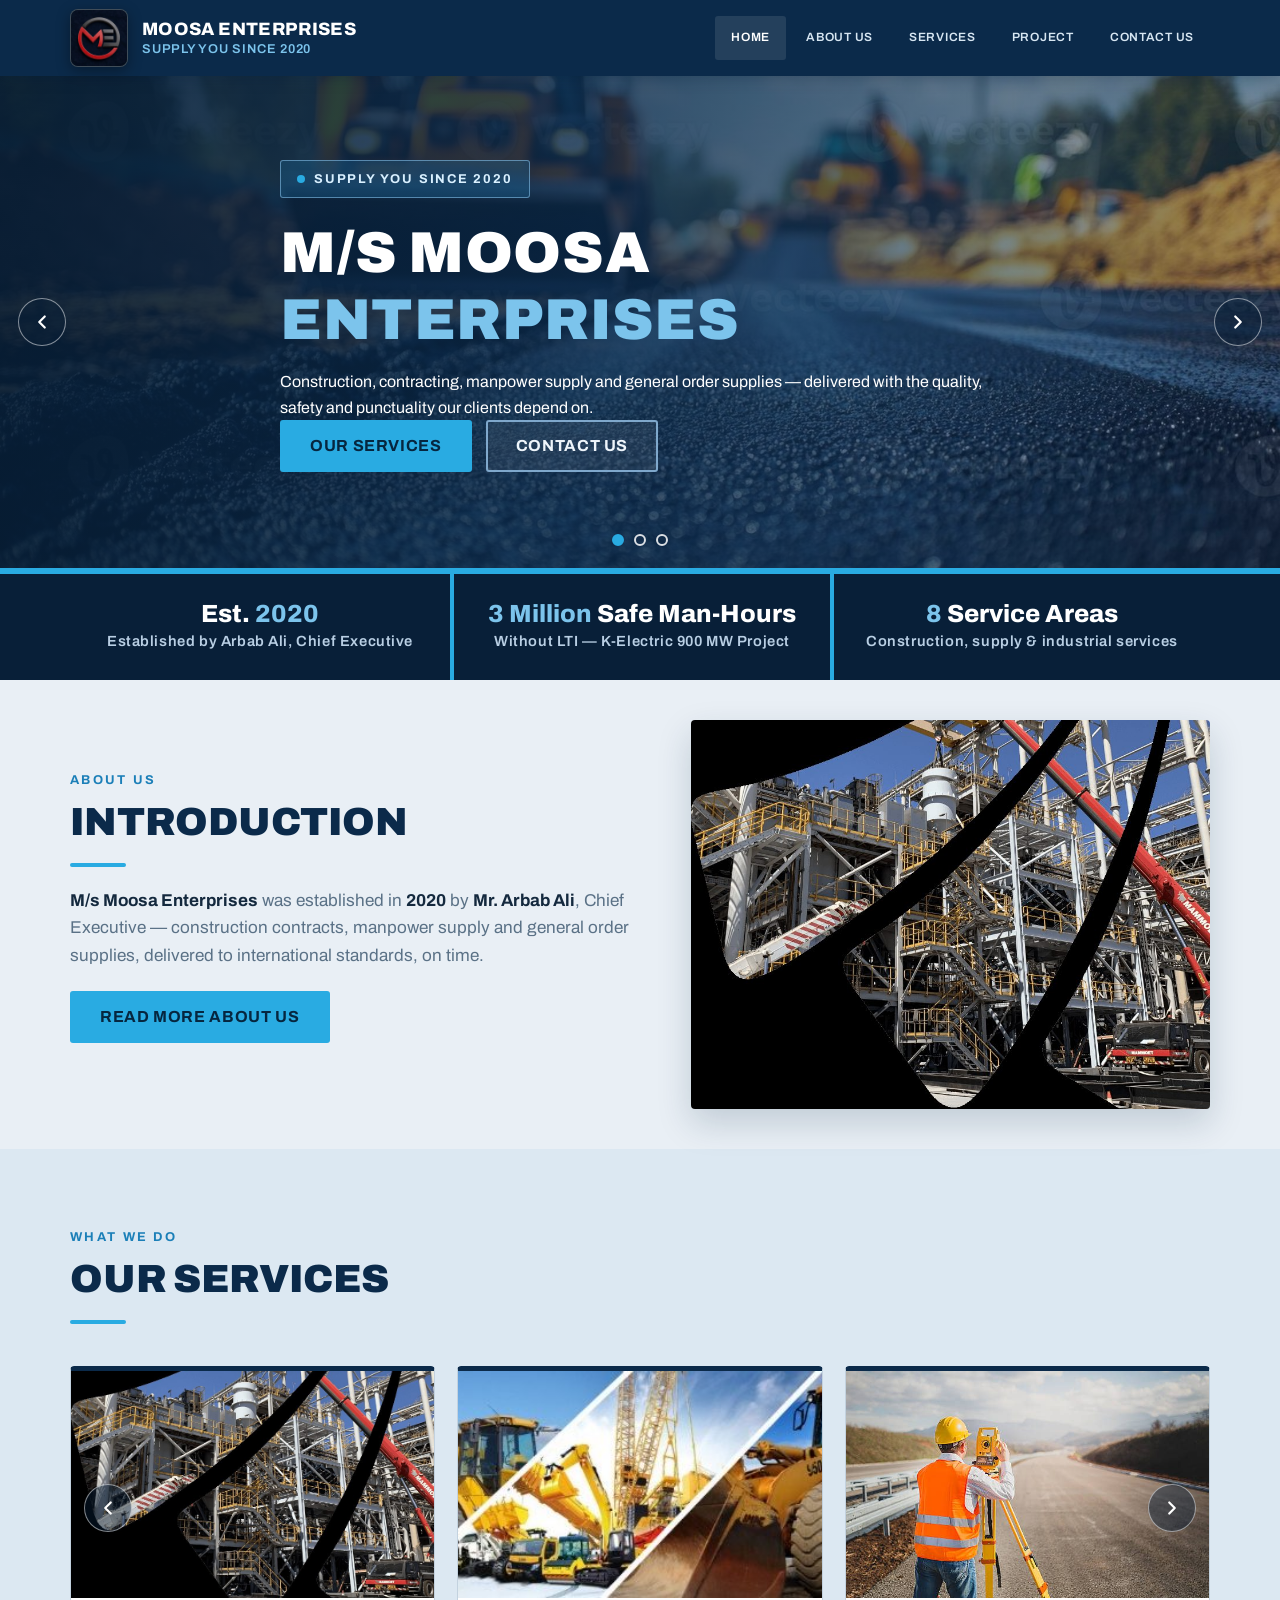
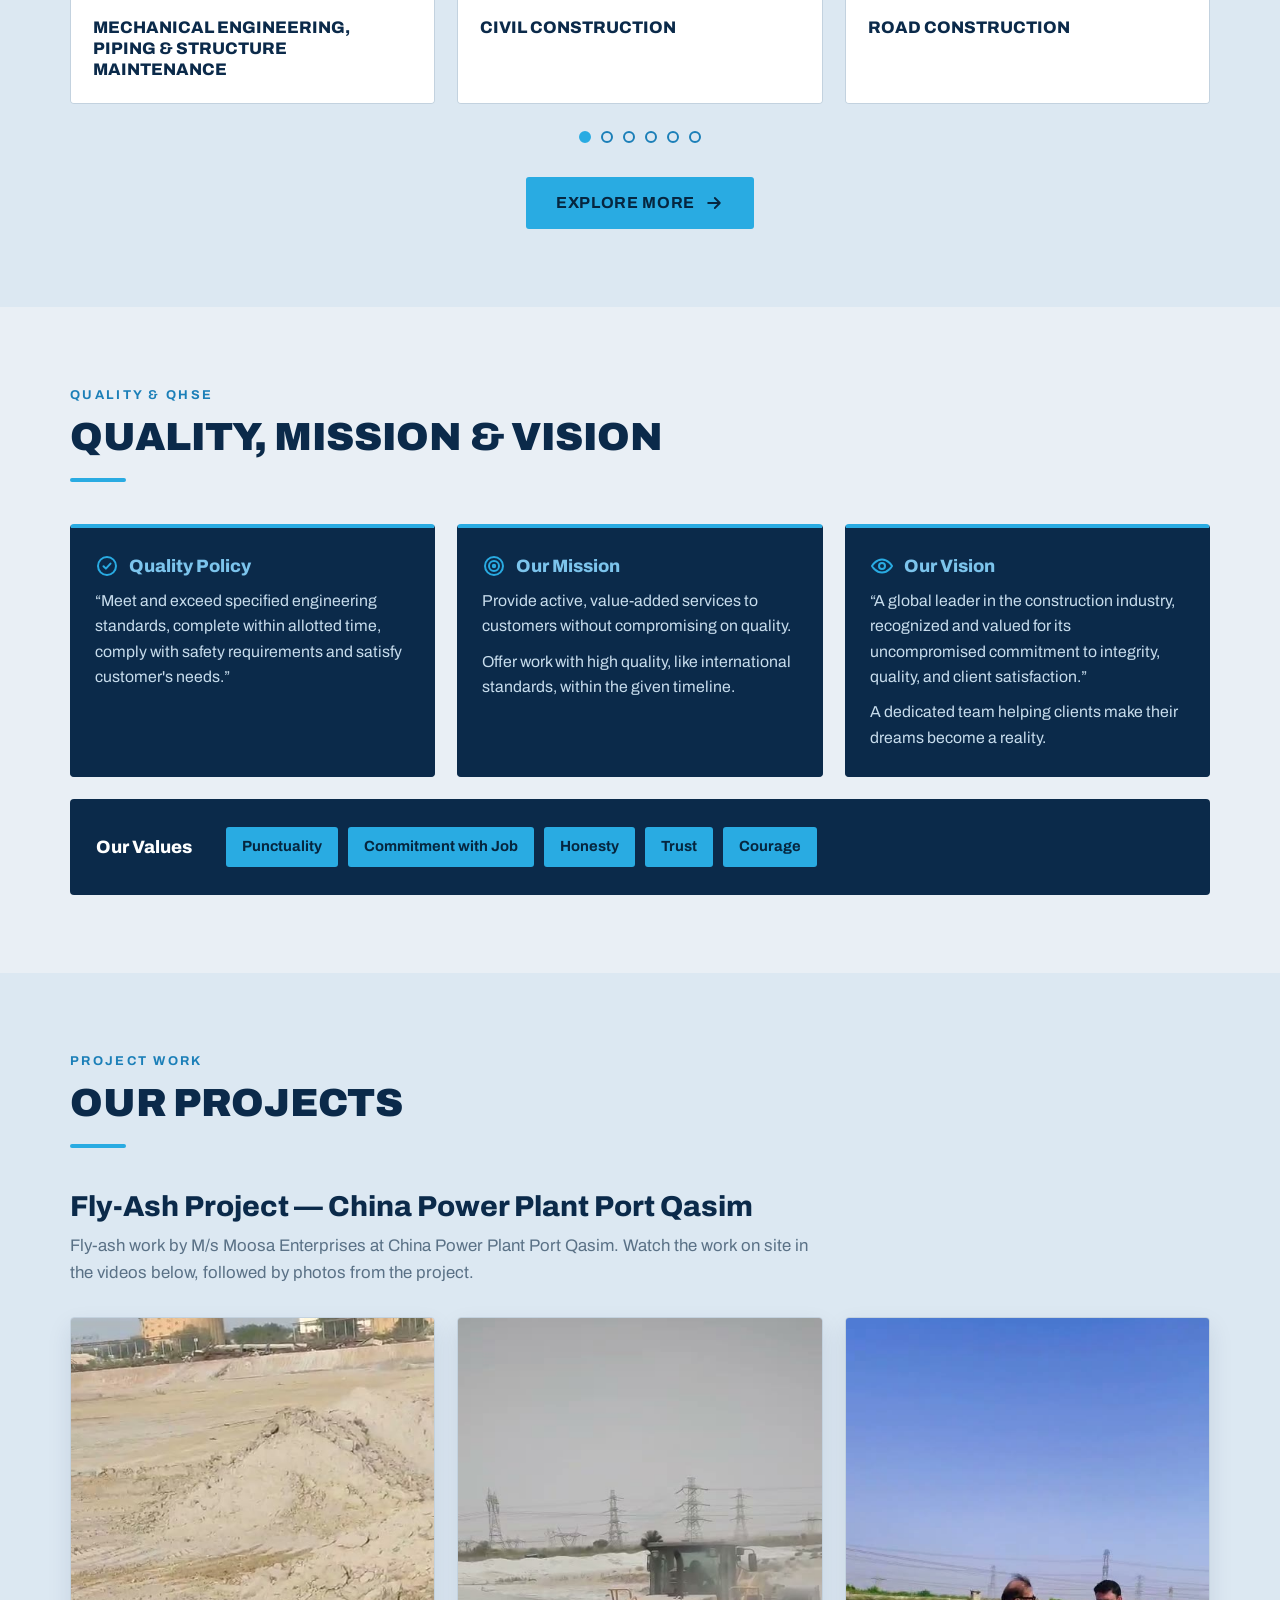
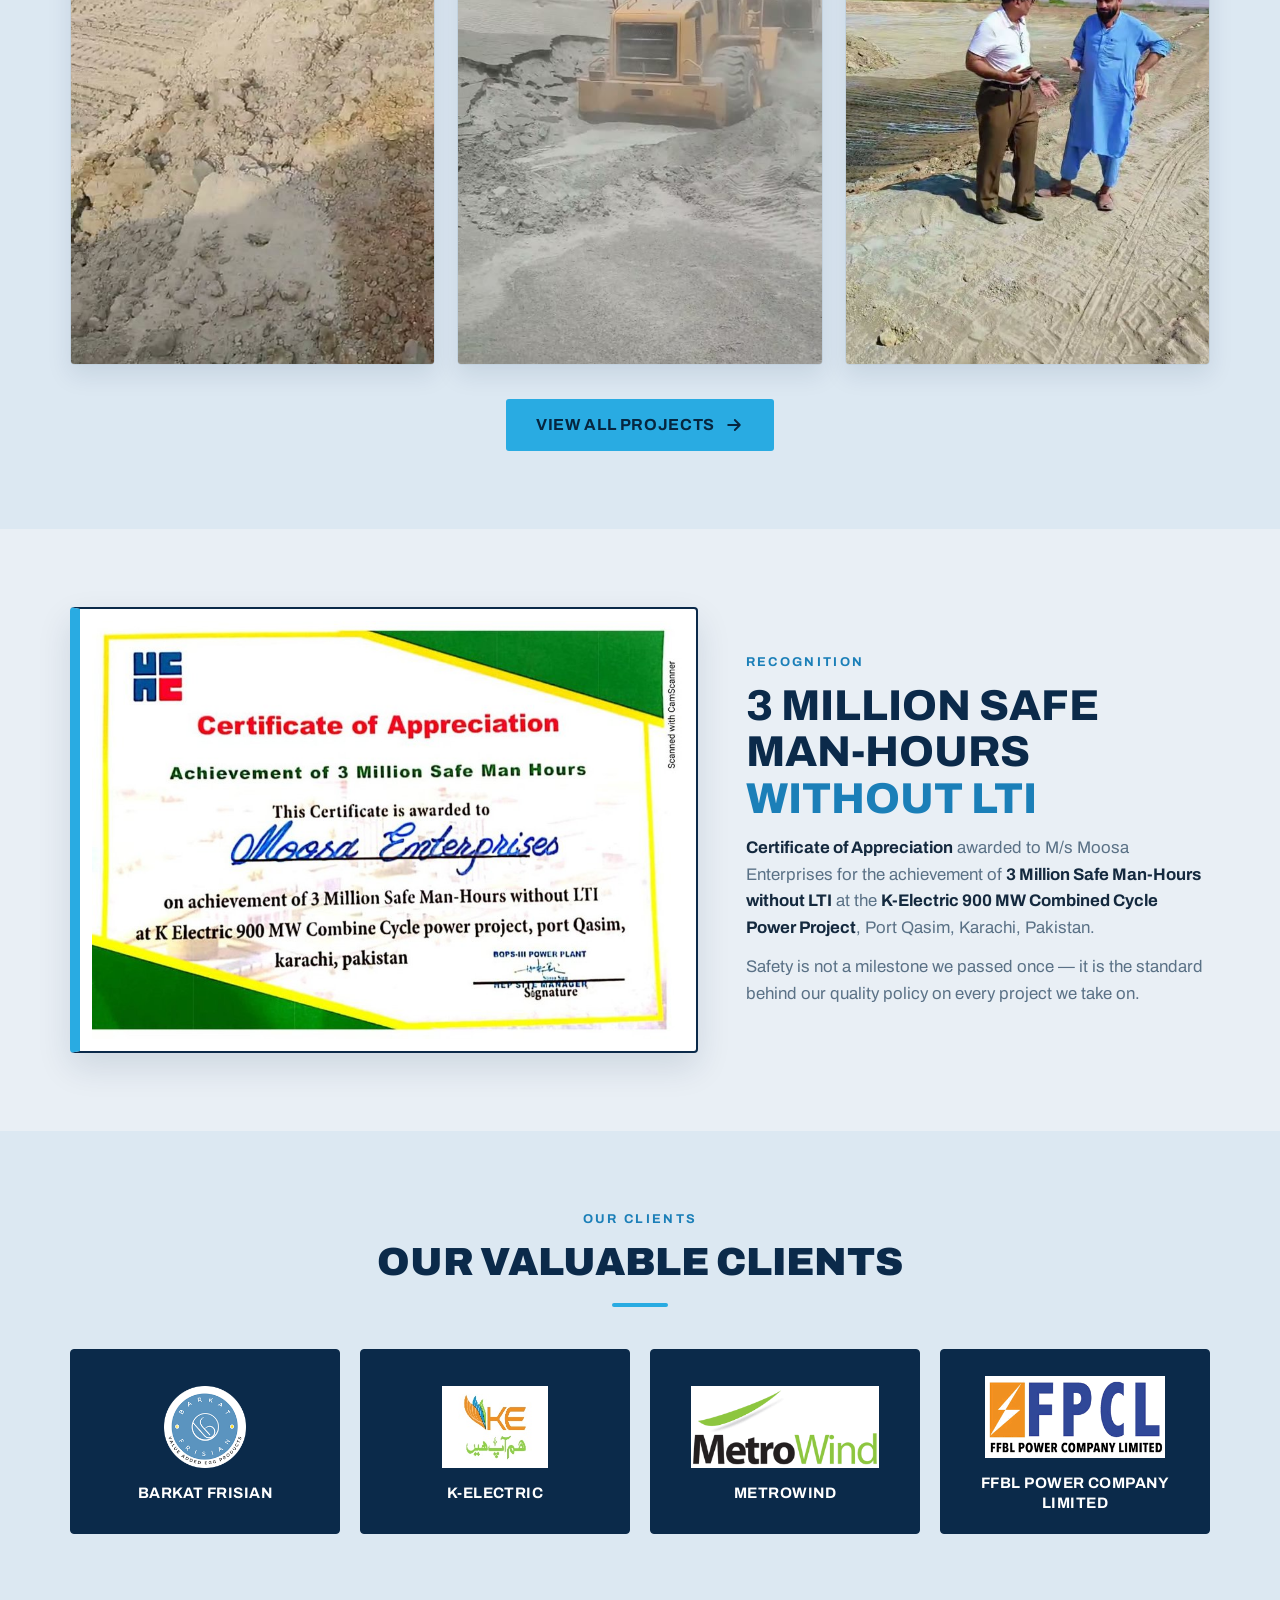
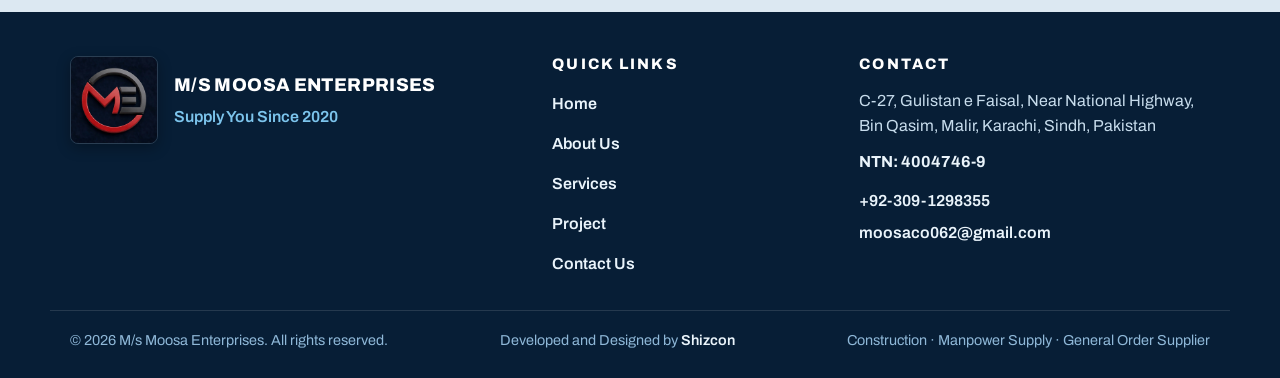
<file: index.html>
<!doctype html>
<html lang="en">
<head>
<meta charset="utf-8" />
<meta name="viewport" content="width=device-width, initial-scale=1, viewport-fit=cover" />
<meta name="color-scheme" content="light" />
<meta name="description" content="M/s Moosa Enterprises — construction, contracting, manpower supply and general order supplies. Supply You Since 2020." />
<link rel="icon" href="images/logo-me-3d.png" />
<title>M/s Moosa Enterprises — Supply You Since 2020</title>
<link rel="preconnect" href="https://fonts.googleapis.com" />
<link rel="preconnect" href="https://fonts.gstatic.com" crossorigin />
<link href="https://fonts.googleapis.com/css2?family=Archivo:wght@400;500;600;700;800;900&family=Source+Sans+3:wght@400;600;700&display=swap" rel="stylesheet" />
<link rel="stylesheet" href="style.css" />
</head>
<body class="loading">

<!-- ================= Loader ================= -->
<div class="loader" id="siteLoader" role="status" aria-label="Loading Moosa Enterprises website">
  <div class="loader-logo"><img src="images/logo-me-3d.png" alt="Moosa Enterprises logo" /></div>
  <div class="loader-name">Moosa Enterprises</div>
  <div class="loader-tag">Supply You Since 2020</div>
  <div class="loader-bar-wrap">
    <div class="loader-bar"><div class="loader-bar-fill" id="loaderFill"></div></div>
    <div class="loader-pct" id="loaderPct">0%</div>
  </div>
  <div class="loader-credit">Developed and Designed by Shizcon</div>
</div>

<!-- ================= Header ================= -->
<header class="site-header">
  <div class="header-in">
    <a class="brand" href="index.html" aria-label="M/s Moosa Enterprises — home">
      <span class="logo-plate"><img src="images/logo-me-3d.png" alt="Moosa Enterprises logo" /></span>
      <span class="brand-text">
        <span class="brand-name">Moosa Enterprises</span><br />
        <span class="brand-tag">Supply You Since 2020</span>
      </span>
    </a>
    <button class="nav-toggle" id="navToggle" aria-label="Open menu" aria-expanded="false" aria-controls="mainNav">
      <svg viewBox="0 0 24 24" fill="none" stroke-width="2" stroke-linecap="round"><path d="M4 7h16M4 12h16M4 17h16"/></svg>
    </button>
    <nav class="main-nav" id="mainNav" aria-label="Main navigation">
      <ul>
        <li><a href="index.html" aria-current="page">Home</a></li>
        <li><a href="about.html">About Us</a></li>
        <li><a href="services.html">Services</a></li>
        <li><a href="projects.html">Project</a></li>
        <li><a href="contact.html">Contact Us</a></li>
      </ul>
    </nav>
  </div>
</header>

<!-- ================= Carousel slider (3 slides) ================= -->
<section class="carousel" id="heroCarousel" aria-roledescription="carousel" aria-label="Moosa Enterprises highlights">
  <div class="carousel-track">
    <div class="carousel-slide active">
      <img class="carousel-bg" src="images/hero-bg.jpg" alt="" aria-hidden="true" />
      <div class="wrap carousel-in">
        <span class="hero-badge">Supply You Since 2020</span>
        <h1>M/s Moosa <span class="accent">Enterprises</span></h1>
        <p class="hero-sub">Construction, contracting, manpower supply and general order supplies — delivered with the quality, safety and punctuality our clients depend on.</p>
        <div class="hero-actions">
          <a class="btn btn-sky" href="services.html">Our Services</a>
          <a class="btn btn-outline" href="contact.html">Contact Us</a>
        </div>
      </div>
    </div>
    <div class="carousel-slide">
      <img class="carousel-bg" src="images/fly-ash-banner.jpg" alt="" aria-hidden="true" />
      <div class="wrap carousel-in">
        <span class="hero-badge">Featured Project</span>
        <h2>Fly-Ash Project — <span class="accent">China Power Plant Port Qasim</span></h2>
        <p class="hero-sub">Fly-ash work by M/s Moosa Enterprises at China Power Plant Port Qasim. Watch the work on site in the project videos and photos.</p>
        <div class="hero-actions">
          <a class="btn btn-sky" href="projects.html">View Project</a>
          <a class="btn btn-outline" href="contact.html">Contact Us</a>
        </div>
      </div>
    </div>
    <div class="carousel-slide">
      <img class="carousel-bg" src="images/about-plant.jpg" alt="" aria-hidden="true" />
      <div class="wrap carousel-in">
        <span class="hero-badge">Recognition</span>
        <h2>3 Million Safe Man-Hours — <span class="accent">K-Electric 900 MW Project</span></h2>
        <p class="hero-sub">Certificate of Appreciation awarded to M/s Moosa Enterprises for the achievement of 3 Million Safe Man-Hours without LTI at the K-Electric 900 MW Combined Cycle Power Project, Port Qasim, Karachi, Pakistan.</p>
        <div class="hero-actions">
          <a class="btn btn-sky" href="about.html">About Us</a>
          <a class="btn btn-outline" href="contact.html">Contact Us</a>
        </div>
      </div>
    </div>
  </div>
  <button class="carousel-arrow prev" type="button" data-carousel-prev aria-label="Previous slide">
    <svg viewBox="0 0 24 24" fill="none" stroke="currentColor" stroke-width="2.4" stroke-linecap="round" stroke-linejoin="round"><path d="M15 18l-6-6 6-6"/></svg>
  </button>
  <button class="carousel-arrow next" type="button" data-carousel-next aria-label="Next slide">
    <svg viewBox="0 0 24 24" fill="none" stroke="currentColor" stroke-width="2.4" stroke-linecap="round" stroke-linejoin="round"><path d="M9 6l6 6-6 6"/></svg>
  </button>
  <div class="carousel-dots" role="tablist" aria-label="Choose slide">
    <button class="carousel-dot active" type="button" data-carousel-dot="0" aria-label="Go to slide 1" aria-current="true"></button>
    <button class="carousel-dot" type="button" data-carousel-dot="1" aria-label="Go to slide 2" aria-current="false"></button>
    <button class="carousel-dot" type="button" data-carousel-dot="2" aria-label="Go to slide 3" aria-current="false"></button>
  </div>
</section>

<!-- ================= Fact strip ================= -->
<div class="facts" aria-label="Company facts">
  <div class="wrap">
    <div class="facts-in">
      <div class="fact">
        <div class="fact-num">Est. <em>2020</em></div>
        <div class="fact-label">Established by Arbab Ali, Chief Executive</div>
      </div>
      <div class="fact">
        <div class="fact-num"><em>3 Million</em> Safe Man-Hours</div>
        <div class="fact-label">Without LTI — K-Electric 900 MW Project</div>
      </div>
      <div class="fact">
        <div class="fact-num"><em>8</em> Service Areas</div>
        <div class="fact-label">Construction, supply &amp; industrial services</div>
      </div>
    </div>
  </div>
</div>

<!-- ================= About Us ================= -->
<section class="section" id="about">
  <div class="wrap">
    <div class="about-grid">
      <div class="about-copy">
        <div class="section-head" style="margin-bottom:20px">
          <span class="kicker">About Us</span>
          <h2>Introduction</h2>
          <div class="rule"></div>
        </div>
        <p><strong>M/s Moosa Enterprises</strong> was established in <strong>2020</strong> by <strong>Mr. Arbab Ali</strong>, Chief Executive — construction contracts, manpower supply and general order supplies, delivered to international standards, on time.</p>
        <p style="margin-top:22px"><a class="btn btn-sky" href="about.html">Read more about us</a></p>
      </div>
      <div class="about-photo">
        <img src="images/about-plant.jpg" alt="Industrial plant served by Moosa Enterprises mechanical and piping teams" />
      </div>
    </div>
  </div>
</section>


<!-- ================= Services ================= -->
<section class="section section-alt" id="services">
  <div class="wrap">
    <div class="section-head">
      <span class="kicker">What We Do</span>
      <h2>Our Services</h2>
      <div class="rule"></div>
    </div>
    <div class="svc-carousel" id="svcCarousel" aria-roledescription="carousel" aria-label="Our services">
      <div class="svc-viewport">
        <div class="svc-track photo-grid svc-grid">
      <figure>
        <a class="svc-card-link" href="services.html#service-01">
          <img src="images/about-plant.jpg" alt="Mechanical Engineering, Piping & Structure Maintenance" />
          <figcaption>
            <h3>Mechanical Engineering, Piping &amp; Structure Maintenance</h3>
          </figcaption>
        </a>
      </figure>
      <figure>
        <a class="svc-card-link" href="services.html#service-02">
          <img src="images/service-civil-construction.jpg" alt="Civil Construction" />
          <figcaption>
            <h3>Civil Construction</h3>
          </figcaption>
        </a>
      </figure>
      <figure>
        <a class="svc-card-link" href="services.html#service-03">
          <img src="images/service-road-construction.jpg" alt="Road Construction" />
          <figcaption>
            <h3>Road Construction</h3>
          </figcaption>
        </a>
      </figure>
      <figure>
        <a class="svc-card-link" href="services.html#service-04">
          <img src="images/service-concrete-blocks.jpg" alt="Solid Concrete Blocks" />
          <figcaption>
            <h3>Solid Concrete Blocks</h3>
          </figcaption>
        </a>
      </figure>
      <figure>
        <a class="svc-card-link" href="services.html#service-05">
          <img src="images/service-scrap.jpg" alt="Wood Scrap & Iron Scrap" />
          <figcaption>
            <h3>Wood Scrap &amp; Iron Scrap</h3>
          </figcaption>
        </a>
      </figure>
      <figure>
        <a class="svc-card-link" href="services.html#service-06">
          <img src="images/service-garbage-collection.jpg" alt="Garbage Collection" />
          <figcaption>
            <h3>Garbage Collection</h3>
          </figcaption>
        </a>
      </figure>
      <figure>
        <a class="svc-card-link" href="services.html#service-07">
          <img src="images/service-general-items.jpg" alt="General Items Supply" />
          <figcaption>
            <h3>General Items Supply</h3>
          </figcaption>
        </a>
      </figure>
      <figure>
        <a class="svc-card-link" href="services.html#service-08">
          <img src="images/service-fly-ash.jpg" alt="Fly-ash, Gypsum & Bolter" />
          <figcaption>
            <h3>Fly-ash, Gypsum &amp; Bolter</h3>
          </figcaption>
        </a>
      </figure>
        </div>
        <button class="svc-arrow prev" type="button" data-svc-prev aria-label="Previous services">
          <svg viewBox="0 0 24 24" fill="none" stroke="currentColor" stroke-width="2.4" stroke-linecap="round" stroke-linejoin="round"><path d="M15 18l-6-6 6-6"/></svg>
        </button>
        <button class="svc-arrow next" type="button" data-svc-next aria-label="Next services">
          <svg viewBox="0 0 24 24" fill="none" stroke="currentColor" stroke-width="2.4" stroke-linecap="round" stroke-linejoin="round"><path d="M9 6l6 6-6 6"/></svg>
        </button>
      </div>
      <div class="svc-dots" role="tablist" aria-label="Choose services page"></div>
    </div>
    <div class="section-cta">
      <a class="btn btn-gold" href="services.html">Explore more
        <svg viewBox="0 0 24 24" width="20" height="20" fill="none" stroke="currentColor" stroke-width="2.2" stroke-linecap="round" stroke-linejoin="round"><path d="M5 12h14M13 6l6 6-6 6"/></svg>
      </a>
    </div>
  </div>
</section>

<!-- ================= Quality / Mission / Vision / Values ================= -->
<section class="section" id="quality">
  <div class="wrap">
    <div class="section-head">
      <span class="kicker">Quality &amp; QHSE</span>
      <h2>Quality, Mission &amp; Vision</h2>
      <div class="rule"></div>
    </div>

    <div class="qm-grid">
      <div class="qm-card">
        <h3>
          <svg viewBox="0 0 24 24" fill="none" stroke="#29abe2" stroke-width="2" stroke-linecap="round" stroke-linejoin="round"><circle cx="12" cy="12" r="9"/><path d="m8.5 12.2 2.4 2.4 4.6-5"/></svg>
          Quality Policy
        </h3>
        <p>“Meet and exceed specified engineering standards, complete within allotted time, comply with safety requirements and satisfy customer's needs.”</p>
      </div>
      <div class="qm-card">
        <h3>
          <svg viewBox="0 0 24 24" fill="none" stroke="#29abe2" stroke-width="2" stroke-linecap="round" stroke-linejoin="round"><circle cx="12" cy="12" r="9"/><circle cx="12" cy="12" r="5"/><circle cx="12" cy="12" r="1.2" fill="#29abe2"/></svg>
          Our Mission
        </h3>
        <p>Provide active, value-added services to customers without compromising on quality.</p>
        <p>Offer work with high quality, like international standards, within the given timeline.</p>
      </div>
      <div class="qm-card">
        <h3>
          <svg viewBox="0 0 24 24" fill="none" stroke="#29abe2" stroke-width="2" stroke-linecap="round" stroke-linejoin="round"><path d="M2 12s3.5-6.5 10-6.5S22 12 22 12s-3.5 6.5-10 6.5S2 12 2 12Z"/><circle cx="12" cy="12" r="3"/></svg>
          Our Vision
        </h3>
        <p>“A global leader in the construction industry, recognized and valued for its uncompromised commitment to integrity, quality, and client satisfaction.”</p>
        <p>A dedicated team helping clients make their dreams become a reality.</p>
      </div>
    </div>

    <div class="values-card">
      <h3>Our Values</h3>
      <ul class="values-list">
        <li>Punctuality</li>
        <li>Commitment with Job</li>
        <li>Honesty</li>
        <li>Trust</li>
        <li>Courage</li>
      </ul>
    </div>
  </div>
</section>

<!-- ================= Projects ================= -->
<section class="section section-alt" id="projects">
  <div class="wrap">
    <div class="section-head">
      <span class="kicker">Project Work</span>
      <h2>Our Projects</h2>
      <div class="rule"></div>
    </div>

    <h3 class="proj-title">Fly-Ash Project — China Power Plant Port Qasim</h3>
    <p class="proj-desc">Fly-ash work by M/s Moosa Enterprises at China Power Plant Port Qasim. Watch the work on site in the videos below, followed by photos from the project.</p>

    <div class="photo-grid">
      <figure>
        <img src="images/fly-ash-project.jpg" alt="Fly-ash work at China Power Plant Port Qasim — project photo 1" loading="lazy" />
      </figure>
      <figure>
        <img src="images/project-photo-2.jpg" alt="Fly-ash work at China Power Plant Port Qasim — project photo 2" loading="lazy" />
      </figure>
      <figure>
        <img src="images/project-photo-3.jpg" alt="Fly-ash work at China Power Plant Port Qasim — project photo 3" loading="lazy" />
      </figure>
    </div>

    <div class="section-cta">
      <a class="btn btn-sky" href="projects.html">View All Projects
        <svg viewBox="0 0 24 24" width="20" height="20" fill="none" stroke="currentColor" stroke-width="2.2" stroke-linecap="round" stroke-linejoin="round"><path d="M5 12h14M13 6l6 6-6 6"/></svg>
      </a>
    </div>
  </div>
</section>

<!-- ================= Awards ================= -->
<section class="section section-alt" id="awards" style="background:#e9eff5">
  <div class="wrap">
    <div class="rec-grid">
      <div class="rec-photo">
        <img src="images/certificate-k-electric.jpg" alt="Certificate of Appreciation awarded to Moosa Enterprises for 3 Million Safe Man-Hours without LTI at the K-Electric 900 MW Combined Cycle Power Project, Port Qasim, Karachi" />
      </div>
      <div class="rec-copy">
        <span class="kicker">Recognition</span>
        <div class="big">3 Million Safe Man-Hours <em>Without LTI</em></div>
        <p><strong>Certificate of Appreciation</strong> awarded to M/s Moosa Enterprises for the achievement of <strong>3 Million Safe Man-Hours without LTI</strong> at the <strong>K-Electric 900 MW Combined Cycle Power Project</strong>, Port Qasim, Karachi, Pakistan.</p>
        <p>Safety is not a milestone we passed once — it is the standard behind our quality policy on every project we take on.</p>
      </div>
    </div>
  </div>
</section>

<!-- ================= Our Valuable Clients ================= -->
<section class="section section-alt" id="clients">
  <div class="wrap">
    <div class="section-head center">
      <span class="kicker">Our Clients</span>
      <h2>Our Valuable Clients</h2>
      <div class="rule"></div>
    </div>
    <div class="clients-grid">
      <div class="client-card">
        <img src="images/client-barkat-frisian.png" alt="Barkat Frisian logo" />
        <div class="client-name">Barkat Frisian</div>
      </div>
      <div class="client-card">
        <img src="images/client-k-electric.png" alt="K-Electric logo" />
        <div class="client-name">K-Electric</div>
      </div>
      <div class="client-card">
        <img src="images/client-metrowind.png" alt="MetroWind logo" />
        <div class="client-name">MetroWind</div>
      </div>
      <div class="client-card">
        <img src="images/client-ffbl.png" alt="FFBL Power Company Limited logo" />
        <div class="client-name">FFBL Power Company Limited</div>
      </div>
    </div>
  </div>
</section>

<footer>
  <div class="footer-in">
    <div class="footer-col footer-brand">
      <img class="f-logo" src="images/logo-me-3d.png" alt="Moosa Enterprises logo" />
      <div>
        <div class="f-name">M/s Moosa Enterprises</div>
        <div class="f-tag">Supply You Since 2020</div>
      </div>
    </div>
    <div class="footer-col footer-links">
      <h3>Quick Links</h3>
      <ul>
        <li><a href="index.html">Home</a></li>
        <li><a href="about.html">About Us</a></li>
        <li><a href="services.html">Services</a></li>
        <li><a href="projects.html">Project</a></li>
        <li><a href="contact.html">Contact Us</a></li>
      </ul>
    </div>
    <div class="footer-col footer-contact">
      <h3>Contact</h3>
      <address>C-27, Gulistan e Faisal, Near National Highway, Bin Qasim, Malir, Karachi, Sindh, Pakistan</address>
      <div class="f-ntn">NTN: 4004746-9</div>
      <a href="tel:+923091298355">+92-309-1298355</a>
      <a href="mailto:moosaco062@gmail.com">moosaco062@gmail.com</a>
    </div>
  </div>
  <div class="footer-bottom">
    <span>© 2026 M/s Moosa Enterprises. All rights reserved.</span>
    <span>Developed and Designed by <a href="https://shizcon.github.io" target="_blank" rel="noopener">Shizcon</a></span>
    <span>Construction · Manpower Supply · General Order Supplier</span>
  </div>
</footer>
<script src="script.js"></script>
</body>
</html>
</file>
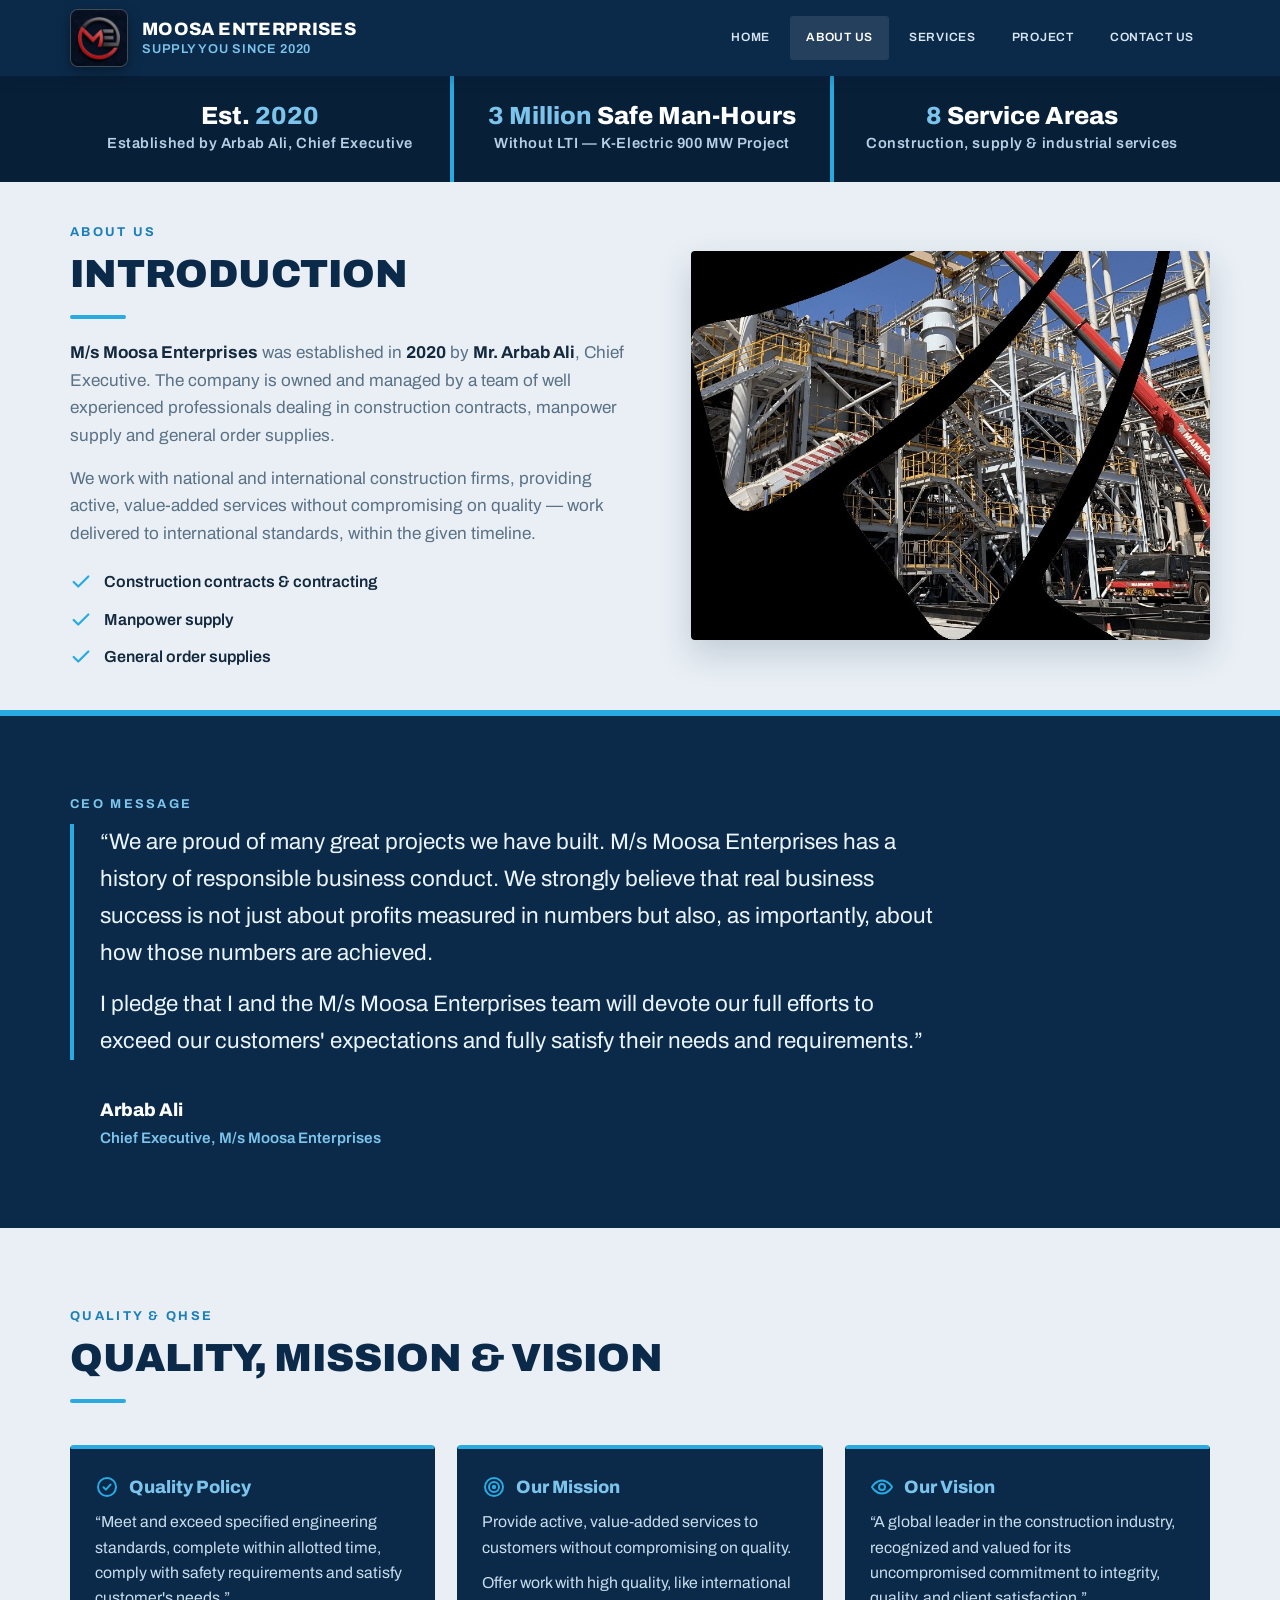
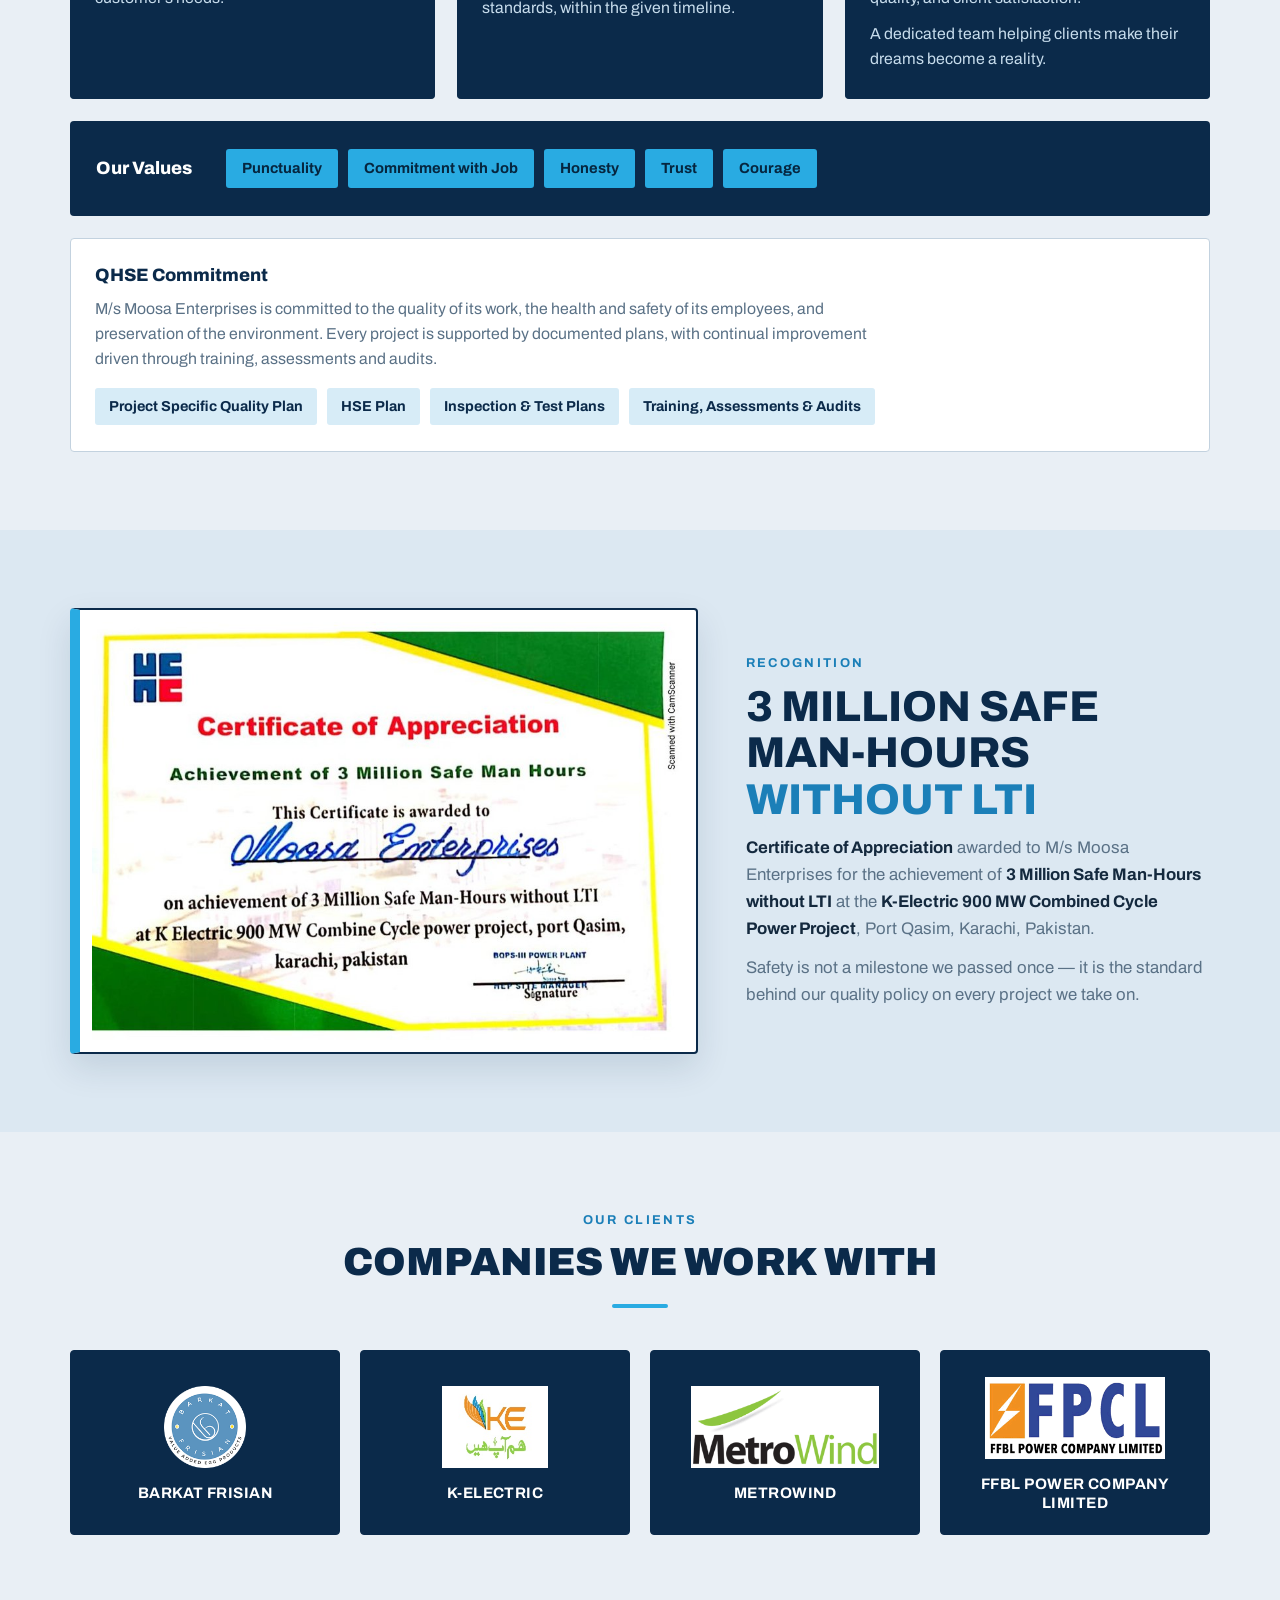
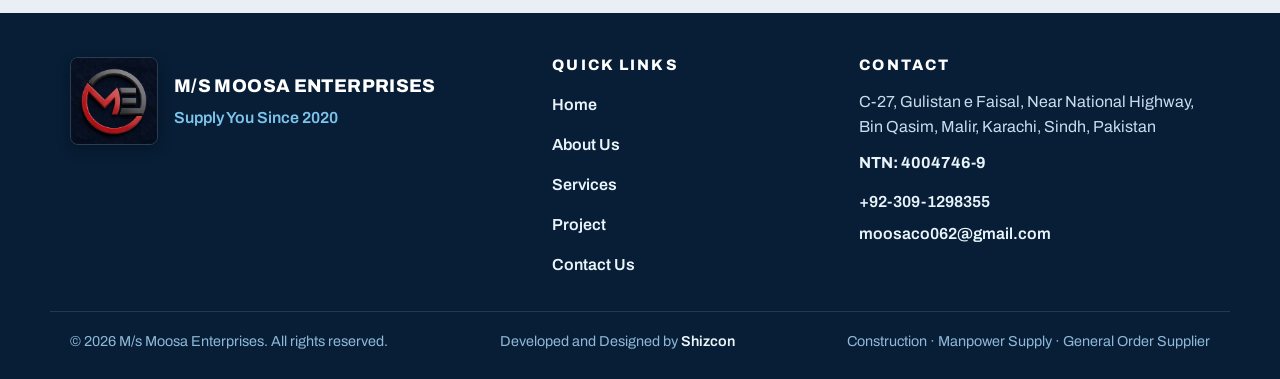
<file: about.html>
<!doctype html>
<html lang="en">
<head>
<meta charset="utf-8" />
<meta name="viewport" content="width=device-width, initial-scale=1, viewport-fit=cover" />
<meta name="color-scheme" content="light" />
<meta name="description" content="M/s Moosa Enterprises was established in 2020 by Mr. Arbab Ali, Chief Executive — construction contracts, manpower supply and general order supplies." />
<link rel="icon" href="images/logo-me-3d.png" />
<title>About Us — M/s Moosa Enterprises</title>
<link rel="preconnect" href="https://fonts.googleapis.com" />
<link rel="preconnect" href="https://fonts.gstatic.com" crossorigin />
<link href="https://fonts.googleapis.com/css2?family=Archivo:wght@400;500;600;700;800;900&family=Source+Sans+3:wght@400;600;700&display=swap" rel="stylesheet" />
<link rel="stylesheet" href="style.css" />
</head>
<body class="loading">

<!-- ================= Loader ================= -->
<div class="loader" id="siteLoader" role="status" aria-label="Loading Moosa Enterprises website">
  <div class="loader-logo"><img src="images/logo-me-3d.png" alt="Moosa Enterprises logo" /></div>
  <div class="loader-name">Moosa Enterprises</div>
  <div class="loader-tag">Supply You Since 2020</div>
  <div class="loader-bar-wrap">
    <div class="loader-bar"><div class="loader-bar-fill" id="loaderFill"></div></div>
    <div class="loader-pct" id="loaderPct">0%</div>
  </div>
  <div class="loader-credit">Developed and Designed by Shizcon</div>
</div>

<!-- ================= Header ================= -->
<header class="site-header">
  <div class="header-in">
    <a class="brand" href="index.html" aria-label="M/s Moosa Enterprises — home">
      <span class="logo-plate"><img src="images/logo-me-3d.png" alt="Moosa Enterprises logo" /></span>
      <span class="brand-text">
        <span class="brand-name">Moosa Enterprises</span><br />
        <span class="brand-tag">Supply You Since 2020</span>
      </span>
    </a>
    <button class="nav-toggle" id="navToggle" aria-label="Open menu" aria-expanded="false" aria-controls="mainNav">
      <svg viewBox="0 0 24 24" fill="none" stroke-width="2" stroke-linecap="round"><path d="M4 7h16M4 12h16M4 17h16"/></svg>
    </button>
    <nav class="main-nav" id="mainNav" aria-label="Main navigation">
      <ul>
        <li><a href="index.html">Home</a></li>
        <li><a href="about.html" aria-current="page">About Us</a></li>
        <li><a href="services.html">Services</a></li>
        <li><a href="projects.html">Project</a></li>
        <li><a href="contact.html">Contact Us</a></li>
      </ul>
    </nav>
  </div>
</header>
<!-- ================= Fact strip ================= -->
<div class="facts" aria-label="Company facts">
  <div class="wrap">
    <div class="facts-in">
      <div class="fact">
        <div class="fact-num">Est. <em>2020</em></div>
        <div class="fact-label">Established by Arbab Ali, Chief Executive</div>
      </div>
      <div class="fact">
        <div class="fact-num"><em>3 Million</em> Safe Man-Hours</div>
        <div class="fact-label">Without LTI — K-Electric 900 MW Project</div>
      </div>
      <div class="fact">
        <div class="fact-num"><em>8</em> Service Areas</div>
        <div class="fact-label">Construction, supply &amp; industrial services</div>
      </div>
    </div>
  </div>
</div><section class="section" id="about">
  <div class="wrap">
    <div class="about-grid">
      <div class="about-copy">
        <div class="section-head" style="margin-bottom:20px">
          <span class="kicker">About Us</span>
          <h2>Introduction</h2>
          <div class="rule"></div>
        </div>
        <p><strong>M/s Moosa Enterprises</strong> was established in <strong>2020</strong> by <strong>Mr. Arbab Ali</strong>, Chief Executive. The company is owned and managed by a team of well experienced professionals dealing in construction contracts, manpower supply and general order supplies.</p>
        <p>We work with national and international construction firms, providing active, value-added services without compromising on quality — work delivered to international standards, within the given timeline.</p>
        <ul class="about-points">
          <li>
            <svg viewBox="0 0 24 24" fill="none" stroke="#29abe2" stroke-width="2.4" stroke-linecap="round" stroke-linejoin="round"><path d="M20 6 9 17l-5-5"/></svg>
            Construction contracts &amp; contracting
          </li>
          <li>
            <svg viewBox="0 0 24 24" fill="none" stroke="#29abe2" stroke-width="2.4" stroke-linecap="round" stroke-linejoin="round"><path d="M20 6 9 17l-5-5"/></svg>
            Manpower supply
          </li>
          <li>
            <svg viewBox="0 0 24 24" fill="none" stroke="#29abe2" stroke-width="2.4" stroke-linecap="round" stroke-linejoin="round"><path d="M20 6 9 17l-5-5"/></svg>
            General order supplies
          </li>
        </ul>
      </div>
      <div class="about-photo">
        <img src="images/about-plant.jpg" alt="Industrial plant served by Moosa Enterprises mechanical and piping teams" />
      </div>
    </div>
  </div>
</section><section class="section ceo" id="ceo">
  <div class="wrap">
    <span class="kicker">CEO Message</span>
    <div class="ceo-grid">
      <blockquote>
        <p>“We are proud of many great projects we have built. M/s Moosa Enterprises has a history of responsible business conduct. We strongly believe that real business success is not just about profits measured in numbers but also, as importantly, about how those numbers are achieved.</p>
        <p>I pledge that I and the M/s Moosa Enterprises team will devote our full efforts to exceed our customers' expectations and fully satisfy their needs and requirements.”</p>
      </blockquote>
      <div class="ceo-sign">
        <div class="name">Arbab Ali</div>
        <div class="role">Chief Executive, M/s Moosa Enterprises</div>
      </div>
    </div>
  </div>
</section><section class="section" id="quality">
  <div class="wrap">
    <div class="section-head">
      <span class="kicker">Quality &amp; QHSE</span>
      <h2>Quality, Mission &amp; Vision</h2>
      <div class="rule"></div>
    </div>

    <div class="qm-grid">
      <div class="qm-card">
        <h3>
          <svg viewBox="0 0 24 24" fill="none" stroke="#29abe2" stroke-width="2" stroke-linecap="round" stroke-linejoin="round"><circle cx="12" cy="12" r="9"/><path d="m8.5 12.2 2.4 2.4 4.6-5"/></svg>
          Quality Policy
        </h3>
        <p>“Meet and exceed specified engineering standards, complete within allotted time, comply with safety requirements and satisfy customer's needs.”</p>
      </div>
      <div class="qm-card">
        <h3>
          <svg viewBox="0 0 24 24" fill="none" stroke="#29abe2" stroke-width="2" stroke-linecap="round" stroke-linejoin="round"><circle cx="12" cy="12" r="9"/><circle cx="12" cy="12" r="5"/><circle cx="12" cy="12" r="1.2" fill="#29abe2"/></svg>
          Our Mission
        </h3>
        <p>Provide active, value-added services to customers without compromising on quality.</p>
        <p>Offer work with high quality, like international standards, within the given timeline.</p>
      </div>
      <div class="qm-card">
        <h3>
          <svg viewBox="0 0 24 24" fill="none" stroke="#29abe2" stroke-width="2" stroke-linecap="round" stroke-linejoin="round"><path d="M2 12s3.5-6.5 10-6.5S22 12 22 12s-3.5 6.5-10 6.5S2 12 2 12Z"/><circle cx="12" cy="12" r="3"/></svg>
          Our Vision
        </h3>
        <p>“A global leader in the construction industry, recognized and valued for its uncompromised commitment to integrity, quality, and client satisfaction.”</p>
        <p>A dedicated team helping clients make their dreams become a reality.</p>
      </div>
    </div>

    <div class="values-card">
      <h3>Our Values</h3>
      <ul class="values-list">
        <li>Punctuality</li>
        <li>Commitment with Job</li>
        <li>Honesty</li>
        <li>Trust</li>
        <li>Courage</li>
      </ul>
    </div>

    <div class="qhse">
      <h3>QHSE Commitment</h3>
      <p>M/s Moosa Enterprises is committed to the quality of its work, the health and safety of its employees, and preservation of the environment. Every project is supported by documented plans, with continual improvement driven through training, assessments and audits.</p>
      <ul class="qhse-tags">
        <li>Project Specific Quality Plan</li>
        <li>HSE Plan</li>
        <li>Inspection &amp; Test Plans</li>
        <li>Training, Assessments &amp; Audits</li>
      </ul>
    </div>
  </div>
</section><section class="section section-alt" id="recognition">
  <div class="wrap">
    <div class="rec-grid">
      <div class="rec-photo">
        <img src="images/certificate-k-electric.jpg" alt="Certificate of Appreciation awarded to Moosa Enterprises for 3 Million Safe Man-Hours without LTI at the K-Electric 900 MW Combined Cycle Power Project, Port Qasim, Karachi" />
      </div>
      <div class="rec-copy">
        <span class="kicker">Recognition</span>
        <div class="big">3 Million Safe Man-Hours <em>Without LTI</em></div>
        <p><strong>Certificate of Appreciation</strong> awarded to M/s Moosa Enterprises for the achievement of <strong>3 Million Safe Man-Hours without LTI</strong> at the <strong>K-Electric 900 MW Combined Cycle Power Project</strong>, Port Qasim, Karachi, Pakistan.</p>
        <p>Safety is not a milestone we passed once — it is the standard behind our quality policy on every project we take on.</p>
      </div>
    </div>
  </div>
</section><section class="section" id="clients">
  <div class="wrap">
    <div class="section-head center">
      <span class="kicker">Our Clients</span>
      <h2>Companies We Work With</h2>
      <div class="rule"></div>
    </div>
    <div class="clients-grid">
      <div class="client-card">
        <img src="images/client-barkat-frisian.png" alt="Barkat Frisian logo" />
        <div class="client-name">Barkat Frisian</div>
      </div>
      <div class="client-card">
        <img src="images/client-k-electric.png" alt="K-Electric logo" />
        <div class="client-name">K-Electric</div>
      </div>
      <div class="client-card">
        <img src="images/client-metrowind.png" alt="MetroWind logo" />
        <div class="client-name">MetroWind</div>
      </div>
      <div class="client-card">
        <img src="images/client-ffbl.png" alt="FFBL Power Company Limited logo" />
        <div class="client-name">FFBL Power Company Limited</div>
      </div>
    </div>
  </div>
</section>
<footer>
  <div class="footer-in">
    <div class="footer-col footer-brand">
      <img class="f-logo" src="images/logo-me-3d.png" alt="Moosa Enterprises logo" />
      <div>
        <div class="f-name">M/s Moosa Enterprises</div>
        <div class="f-tag">Supply You Since 2020</div>
      </div>
    </div>
    <div class="footer-col footer-links">
      <h3>Quick Links</h3>
      <ul>
        <li><a href="index.html">Home</a></li>
        <li><a href="about.html">About Us</a></li>
        <li><a href="services.html">Services</a></li>
        <li><a href="projects.html">Project</a></li>
        <li><a href="contact.html">Contact Us</a></li>
      </ul>
    </div>
    <div class="footer-col footer-contact">
      <h3>Contact</h3>
      <address>C-27, Gulistan e Faisal, Near National Highway, Bin Qasim, Malir, Karachi, Sindh, Pakistan</address>
      <div class="f-ntn">NTN: 4004746-9</div>
      <a href="tel:+923091298355">+92-309-1298355</a>
      <a href="mailto:moosaco062@gmail.com">moosaco062@gmail.com</a>
    </div>
  </div>
  <div class="footer-bottom">
    <span>© 2026 M/s Moosa Enterprises. All rights reserved.</span>
    <span>Developed and Designed by <a href="https://shizcon.github.io" target="_blank" rel="noopener">Shizcon</a></span>
    <span>Construction · Manpower Supply · General Order Supplier</span>
  </div>
</footer>
<script src="script.js"></script>
</body>
</html>
</file>
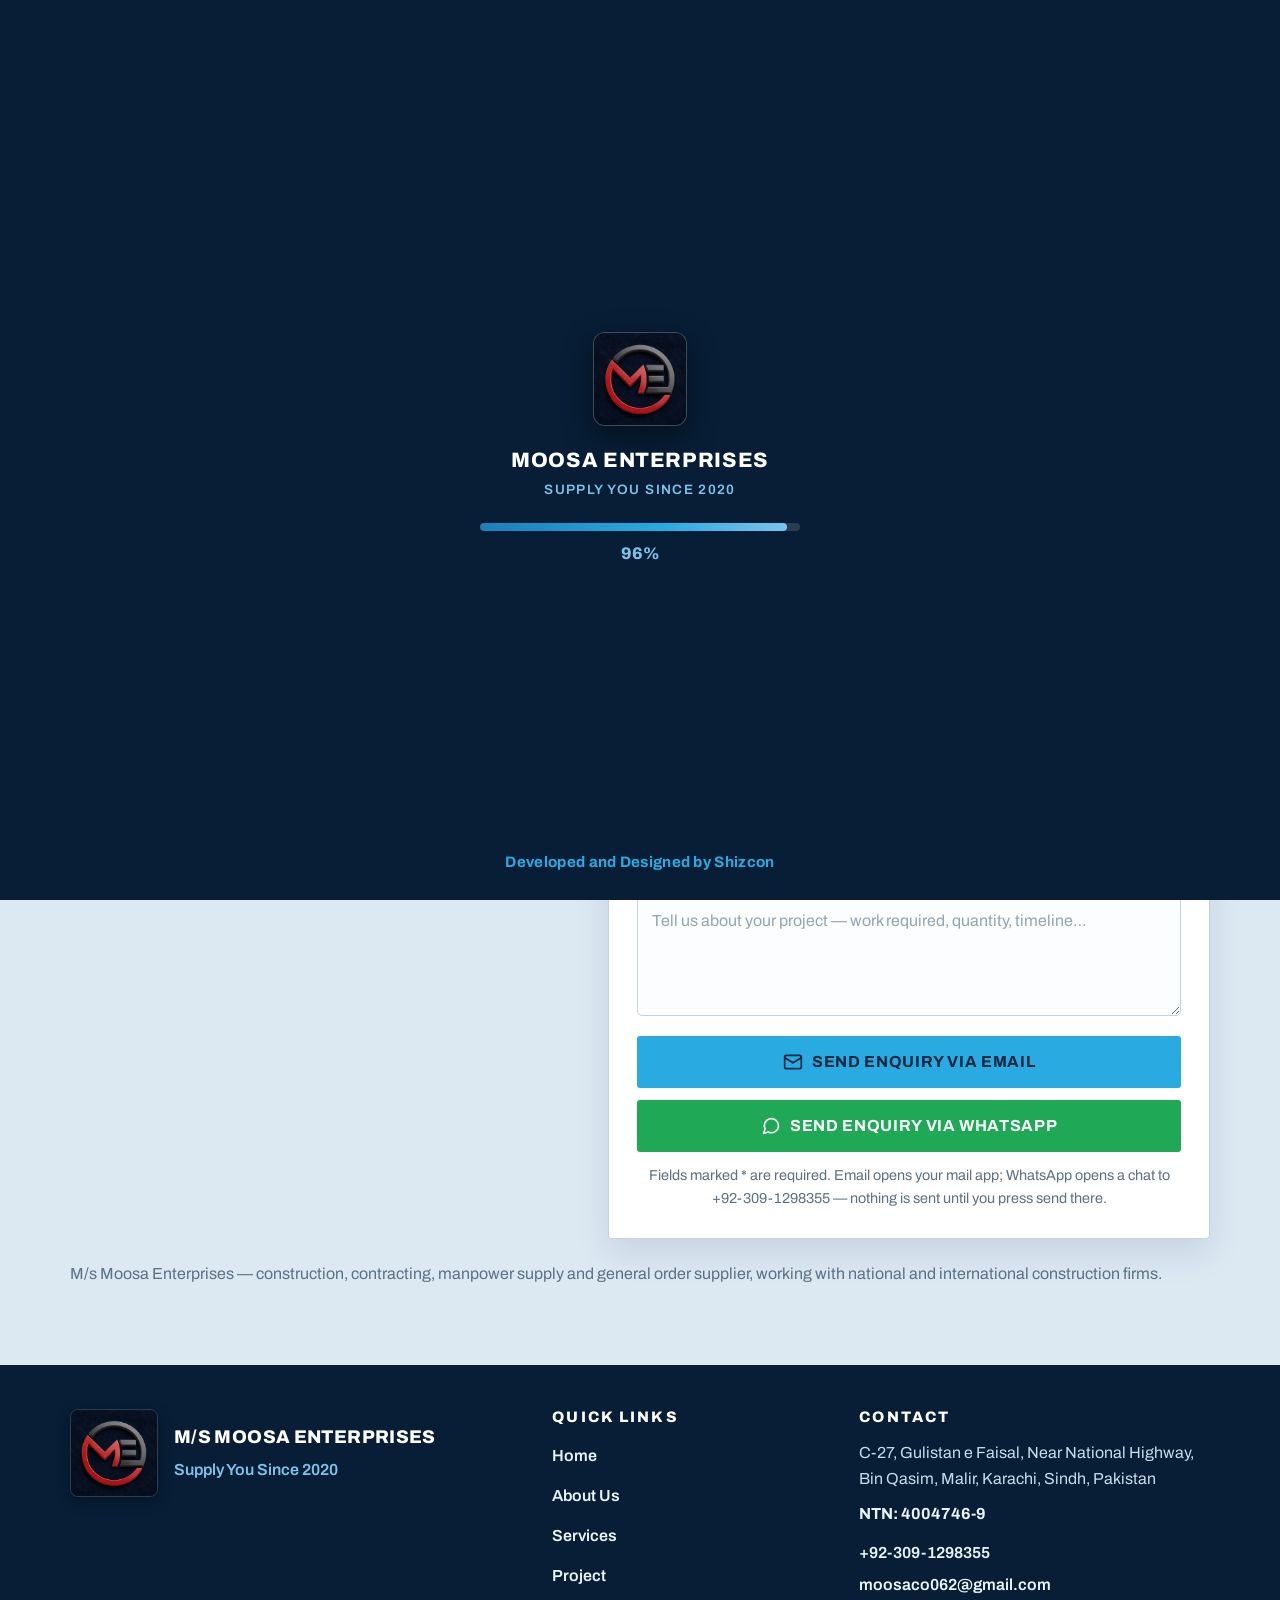
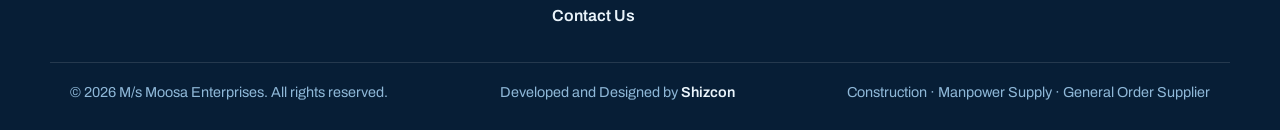
<file: contact.html>
<!doctype html>
<html lang="en">
<head>
<meta charset="utf-8" />
<meta name="viewport" content="width=device-width, initial-scale=1, viewport-fit=cover" />
<meta name="color-scheme" content="light" />
<meta name="description" content="For construction contracts, manpower supply or general order supplies — call, email, or send an enquiry through the form." />
<link rel="icon" href="images/logo-me-3d.png" />
<title>Contact Us — M/s Moosa Enterprises</title>
<link rel="preconnect" href="https://fonts.googleapis.com" />
<link rel="preconnect" href="https://fonts.gstatic.com" crossorigin />
<link href="https://fonts.googleapis.com/css2?family=Archivo:wght@400;500;600;700;800;900&family=Source+Sans+3:wght@400;600;700&display=swap" rel="stylesheet" />
<link rel="stylesheet" href="style.css" />
</head>
<body class="loading">

<!-- ================= Loader ================= -->
<div class="loader" id="siteLoader" role="status" aria-label="Loading Moosa Enterprises website">
  <div class="loader-logo"><img src="images/logo-me-3d.png" alt="Moosa Enterprises logo" /></div>
  <div class="loader-name">Moosa Enterprises</div>
  <div class="loader-tag">Supply You Since 2020</div>
  <div class="loader-bar-wrap">
    <div class="loader-bar"><div class="loader-bar-fill" id="loaderFill"></div></div>
    <div class="loader-pct" id="loaderPct">0%</div>
  </div>
  <div class="loader-credit">Developed and Designed by Shizcon</div>
</div>

<!-- ================= Header ================= -->
<header class="site-header">
  <div class="header-in">
    <a class="brand" href="index.html" aria-label="M/s Moosa Enterprises — home">
      <span class="logo-plate"><img src="images/logo-me-3d.png" alt="Moosa Enterprises logo" /></span>
      <span class="brand-text">
        <span class="brand-name">Moosa Enterprises</span><br />
        <span class="brand-tag">Supply You Since 2020</span>
      </span>
    </a>
    <button class="nav-toggle" id="navToggle" aria-label="Open menu" aria-expanded="false" aria-controls="mainNav">
      <svg viewBox="0 0 24 24" fill="none" stroke-width="2" stroke-linecap="round"><path d="M4 7h16M4 12h16M4 17h16"/></svg>
    </button>
    <nav class="main-nav" id="mainNav" aria-label="Main navigation">
      <ul>
        <li><a href="index.html">Home</a></li>
        <li><a href="about.html">About Us</a></li>
        <li><a href="services.html">Services</a></li>
        <li><a href="projects.html">Project</a></li>
        <li><a href="contact.html" aria-current="page">Contact Us</a></li>
      </ul>
    </nav>
  </div>
</header>
<section class="section section-alt" id="contact">
  <div class="wrap">
    <div class="section-head">
      <span class="kicker">Get In Touch</span>
      <h2>Contact Us</h2>
      <p>For construction contracts, manpower supply or general order supplies — call, email, or send an enquiry through the form and we will get back to you.</p>
      <div class="rule"></div>
    </div>

    <div class="contact-layout">
      <div class="contact-info">
        <a class="contact-card" href="tel:+923091298355">
          <span class="contact-icon">
            <svg viewBox="0 0 24 24" fill="none" stroke="#0F6FA8" stroke-width="2" stroke-linecap="round" stroke-linejoin="round"><path d="M22 16.9v3a2 2 0 0 1-2.2 2 19.8 19.8 0 0 1-8.6-3.1 19.5 19.5 0 0 1-6-6A19.8 19.8 0 0 1 2.1 4.2 2 2 0 0 1 4.1 2h3a2 2 0 0 1 2 1.7c.13.96.36 1.9.7 2.8a2 2 0 0 1-.45 2.1L8.1 9.9a16 16 0 0 0 6 6l1.3-1.25a2 2 0 0 1 2.1-.45c.9.34 1.84.57 2.8.7A2 2 0 0 1 22 16.9Z"/></svg>
          </span>
          <span>
            <span class="label">Phone / WhatsApp</span>
            <span class="value" style="display:block">+92-309-1298355</span>
            <span class="hint" style="display:block">Tap to call</span>
          </span>
        </a>
        <a class="contact-card" href="mailto:moosaco062@gmail.com">
          <span class="contact-icon">
            <svg viewBox="0 0 24 24" fill="none" stroke="#0F6FA8" stroke-width="2" stroke-linecap="round" stroke-linejoin="round"><rect x="2" y="4" width="20" height="16" rx="2"/><path d="m22 7-10 6L2 7"/></svg>
          </span>
          <span>
            <span class="label">Email</span>
            <span class="value" style="display:block">moosaco062@gmail.com</span>
            <span class="hint" style="display:block">Tap to send an email</span>
          </span>
        </a>
        <div class="contact-assure">
          <h3>Why contact Moosa Enterprises?</h3>
          <ul>
            <li>
              <svg viewBox="0 0 24 24" fill="none" stroke="#7FC4EC" stroke-width="2.4" stroke-linecap="round" stroke-linejoin="round"><path d="M20 6 9 17l-5-5"/></svg>
              8 service areas — construction, supply &amp; industrial services
            </li>
            <li>
              <svg viewBox="0 0 24 24" fill="none" stroke="#7FC4EC" stroke-width="2.4" stroke-linecap="round" stroke-linejoin="round"><path d="M20 6 9 17l-5-5"/></svg>
              3 Million Safe Man-Hours without LTI — K-Electric 900 MW Project
            </li>
            <li>
              <svg viewBox="0 0 24 24" fill="none" stroke="#7FC4EC" stroke-width="2.4" stroke-linecap="round" stroke-linejoin="round"><path d="M20 6 9 17l-5-5"/></svg>
              Work to international standards, delivered within the given timeline
            </li>
          </ul>
        </div>
      </div>

      <form class="enquiry-form" id="enquiryForm" novalidate>
        <h3>Send an Enquiry</h3>
        <p class="form-sub">Fill in your details and project requirement — the enquiry opens ready to send to <strong>moosaco062@gmail.com</strong>.</p>

        <div class="form-grid">
          <div class="field">
            <label for="fName">Full Name <span class="req" aria-hidden="true">*</span></label>
            <input id="fName" name="name" type="text" autocomplete="name" placeholder="e.g. Ahmed Khan" required />
          </div>
          <div class="field">
            <label for="fPhone">Phone Number <span class="req" aria-hidden="true">*</span></label>
            <input id="fPhone" name="phone" type="tel" autocomplete="tel" placeholder="e.g. 03xx-xxxxxxx" required />
          </div>
          <div class="field">
            <label for="fEmail">Email Address <span class="req" aria-hidden="true">*</span></label>
            <input id="fEmail" name="email" type="email" autocomplete="email" placeholder="you@company.com" required />
          </div>
          <div class="field">
            <label for="fCompany">Company / Organization</label>
            <input id="fCompany" name="company" type="text" autocomplete="organization" placeholder="Your company name" />
          </div>
          <div class="field">
            <label for="fService">Service Needed <span class="req" aria-hidden="true">*</span></label>
            <select id="fService" name="service" required>
              <option value="">— Select a service —</option>
              <option>Mechanical Engineering, Piping &amp; Structure Maintenance</option>
              <option>Civil Construction</option>
              <option>Road Construction</option>
              <option>Solid Concrete Blocks</option>
              <option>Wood Scrap &amp; Iron Scrap</option>
              <option>Garbage Collection</option>
              <option>General Items Supply</option>
              <option>Fly-ash, Gypsum &amp; Bolter</option>
              <option>Other / General Enquiry</option>
            </select>
          </div>
          <div class="field">
            <label for="fLocation">Project Location</label>
            <input id="fLocation" name="location" type="text" placeholder="e.g. Port Qasim, Karachi" />
          </div>
          <fieldset class="pref-group field full">
            <legend>Preferred way to reply</legend>
            <div class="pref-options">
              <label><input type="radio" name="pref" value="Phone Call" checked /> Phone Call</label>
              <label><input type="radio" name="pref" value="WhatsApp" /> WhatsApp</label>
              <label><input type="radio" name="pref" value="Email" /> Email</label>
            </div>
          </fieldset>
          <div class="field full">
            <label for="fMessage">Project Details / Message <span class="req" aria-hidden="true">*</span></label>
            <textarea id="fMessage" name="message" placeholder="Tell us about your project — work required, quantity, timeline…" required></textarea>
          </div>
        </div>

        <div class="form-actions">
          <button class="btn btn-sky" type="submit" style="width:100%">
            <svg viewBox="0 0 24 24" width="20" height="20" fill="none" stroke="currentColor" stroke-width="2" stroke-linecap="round" stroke-linejoin="round"><rect x="2" y="4" width="20" height="16" rx="2"/><path d="m22 7-10 6L2 7"/></svg>
            Send Enquiry via Email
          </button>
          <button class="btn btn-whatsapp" type="button" id="whatsappBtn" style="width:100%">
            <svg viewBox="0 0 24 24" width="20" height="20" fill="none" stroke="currentColor" stroke-width="2" stroke-linecap="round" stroke-linejoin="round"><path d="M21 11.5a8.5 8.5 0 0 1-12.4 7.6L3 21l1.9-5.6A8.5 8.5 0 1 1 21 11.5Z"/></svg>
            Send Enquiry via WhatsApp
          </button>
          <p class="form-note">Fields marked * are required. Email opens your mail app; WhatsApp opens a chat to +92-309-1298355 — nothing is sent until you press send there.</p>
        </div>

        <div class="form-error" id="formError" role="alert"></div>
        <div class="form-success" id="formSuccess" role="status">Thank you — your enquiry is ready. Please press Send in your email or WhatsApp app to deliver it to Moosa Enterprises.</div>
      </form>
    </div>

    <p class="contact-note">M/s Moosa Enterprises — construction, contracting, manpower supply and general order supplier, working with national and international construction firms.</p>
  </div>
</section>
<footer>
  <div class="footer-in">
    <div class="footer-col footer-brand">
      <img class="f-logo" src="images/logo-me-3d.png" alt="Moosa Enterprises logo" />
      <div>
        <div class="f-name">M/s Moosa Enterprises</div>
        <div class="f-tag">Supply You Since 2020</div>
      </div>
    </div>
    <div class="footer-col footer-links">
      <h3>Quick Links</h3>
      <ul>
        <li><a href="index.html">Home</a></li>
        <li><a href="about.html">About Us</a></li>
        <li><a href="services.html">Services</a></li>
        <li><a href="projects.html">Project</a></li>
        <li><a href="contact.html">Contact Us</a></li>
      </ul>
    </div>
    <div class="footer-col footer-contact">
      <h3>Contact</h3>
      <address>C-27, Gulistan e Faisal, Near National Highway, Bin Qasim, Malir, Karachi, Sindh, Pakistan</address>
      <div class="f-ntn">NTN: 4004746-9</div>
      <a href="tel:+923091298355">+92-309-1298355</a>
      <a href="mailto:moosaco062@gmail.com">moosaco062@gmail.com</a>
    </div>
  </div>
  <div class="footer-bottom">
    <span>© 2026 M/s Moosa Enterprises. All rights reserved.</span>
    <span>Developed and Designed by <a href="https://shizcon.github.io" target="_blank" rel="noopener">Shizcon</a></span>
    <span>Construction · Manpower Supply · General Order Supplier</span>
  </div>
</footer>
<script src="script.js"></script>
</body>
</html>
</file>
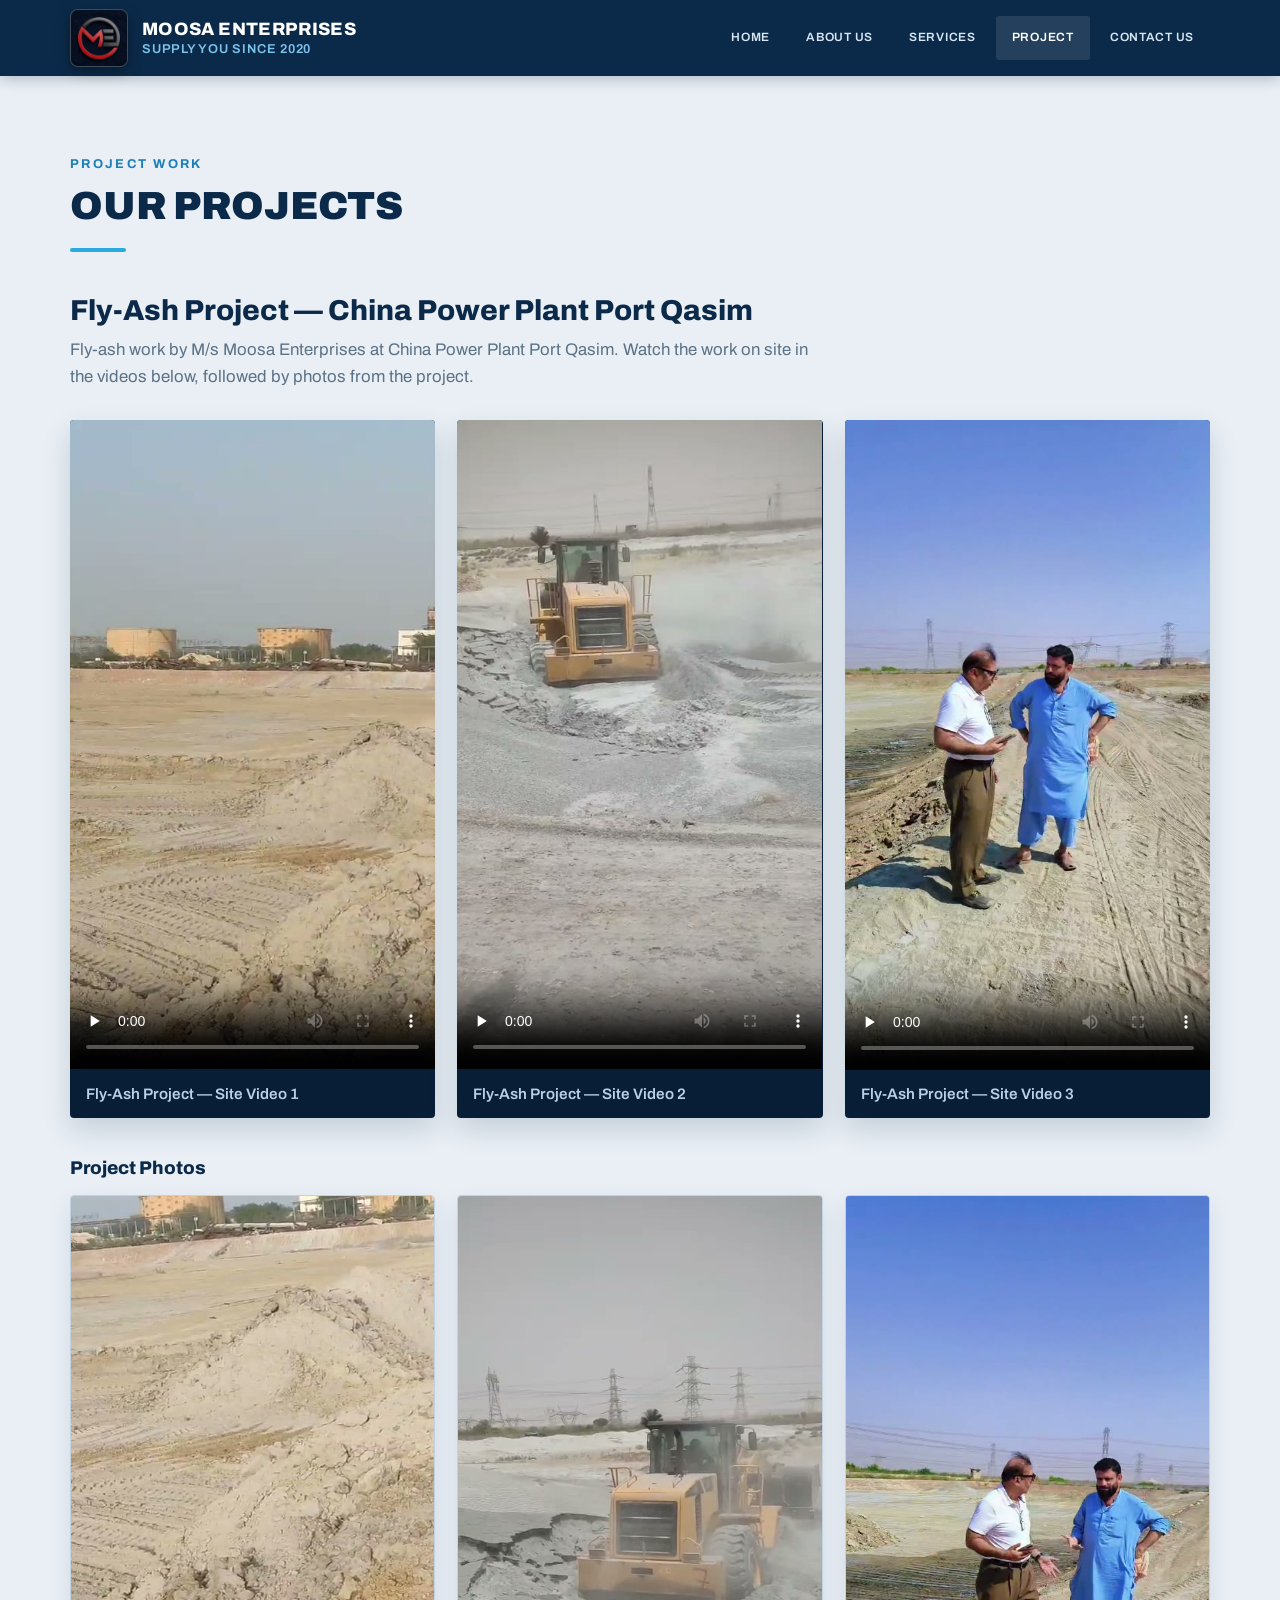
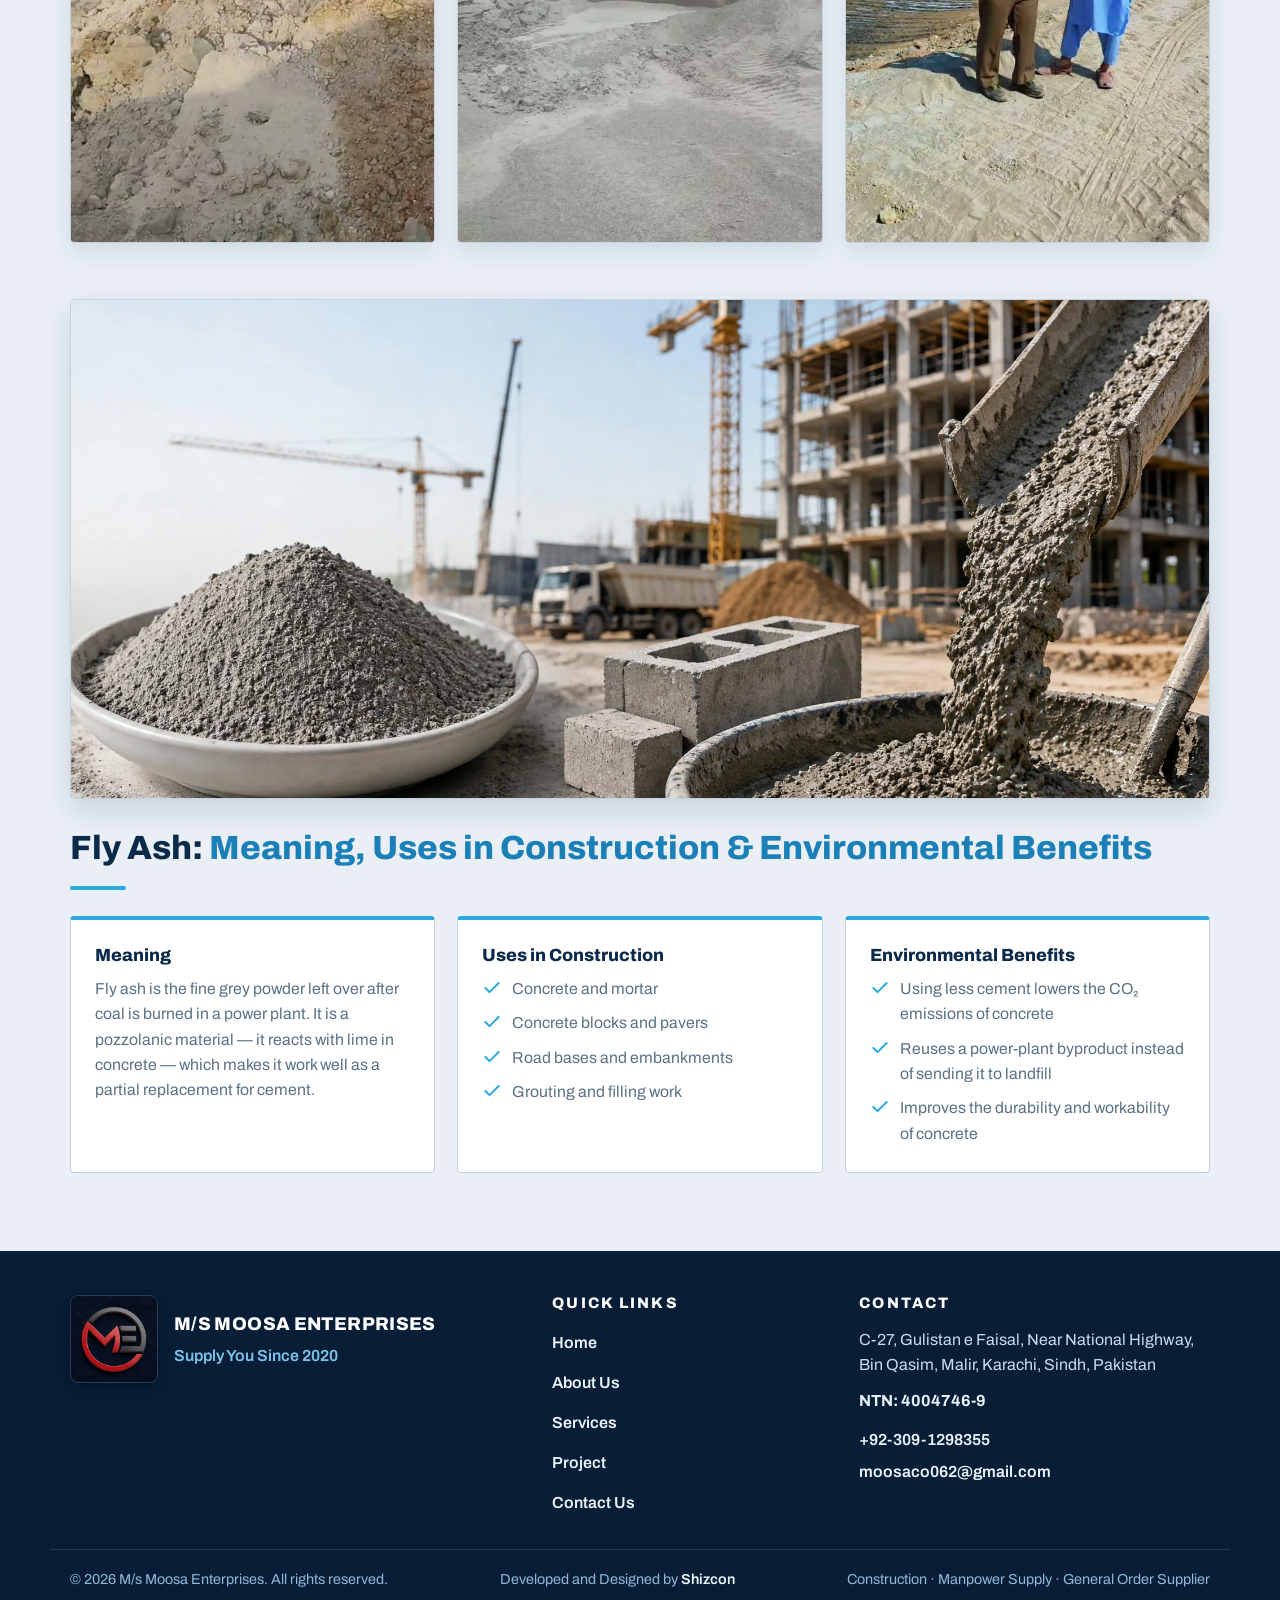
<file: projects.html>
<!doctype html>
<html lang="en">
<head>
<meta charset="utf-8" />
<meta name="viewport" content="width=device-width, initial-scale=1, viewport-fit=cover" />
<meta name="color-scheme" content="light" />
<meta name="description" content="Fly-Ash Project — China Power Plant Port Qasim. Fly-ash work by M/s Moosa Enterprises at China Power Plant Port Qasim." />
<link rel="icon" href="images/logo-me-3d.png" />
<title>Our Projects — M/s Moosa Enterprises</title>
<link rel="preconnect" href="https://fonts.googleapis.com" />
<link rel="preconnect" href="https://fonts.gstatic.com" crossorigin />
<link href="https://fonts.googleapis.com/css2?family=Archivo:wght@400;500;600;700;800;900&family=Source+Sans+3:wght@400;600;700&display=swap" rel="stylesheet" />
<link rel="stylesheet" href="style.css" />
</head>
<body class="loading">

<!-- ================= Loader ================= -->
<div class="loader" id="siteLoader" role="status" aria-label="Loading Moosa Enterprises website">
  <div class="loader-logo"><img src="images/logo-me-3d.png" alt="Moosa Enterprises logo" /></div>
  <div class="loader-name">Moosa Enterprises</div>
  <div class="loader-tag">Supply You Since 2020</div>
  <div class="loader-bar-wrap">
    <div class="loader-bar"><div class="loader-bar-fill" id="loaderFill"></div></div>
    <div class="loader-pct" id="loaderPct">0%</div>
  </div>
  <div class="loader-credit">Developed and Designed by Shizcon</div>
</div>

<!-- ================= Header ================= -->
<header class="site-header">
  <div class="header-in">
    <a class="brand" href="index.html" aria-label="M/s Moosa Enterprises — home">
      <span class="logo-plate"><img src="images/logo-me-3d.png" alt="Moosa Enterprises logo" /></span>
      <span class="brand-text">
        <span class="brand-name">Moosa Enterprises</span><br />
        <span class="brand-tag">Supply You Since 2020</span>
      </span>
    </a>
    <button class="nav-toggle" id="navToggle" aria-label="Open menu" aria-expanded="false" aria-controls="mainNav">
      <svg viewBox="0 0 24 24" fill="none" stroke-width="2" stroke-linecap="round"><path d="M4 7h16M4 12h16M4 17h16"/></svg>
    </button>
    <nav class="main-nav" id="mainNav" aria-label="Main navigation">
      <ul>
        <li><a href="index.html">Home</a></li>
        <li><a href="about.html">About Us</a></li>
        <li><a href="services.html">Services</a></li>
        <li><a href="projects.html" aria-current="page">Project</a></li>
        <li><a href="contact.html">Contact Us</a></li>
      </ul>
    </nav>
  </div>
</header>
<section class="section" id="projects">
  <div class="wrap">
    <div class="section-head">
      <span class="kicker">Project Work</span>
      <h2>Our Projects</h2>
      <div class="rule"></div>
    </div>

    <h3 class="proj-title">Fly-Ash Project — China Power Plant Port Qasim</h3>
    <p class="proj-desc">Fly-ash work by M/s Moosa Enterprises at China Power Plant Port Qasim. Watch the work on site in the videos below, followed by photos from the project.</p>

    <div class="video-grid">
      <div class="video-card">
        <video controls preload="none" playsinline poster="images/poster-fly-ash-1.jpeg">
          <source src="videos/fly-ash-1.mp4" type="video/mp4" />
        </video>
        <div class="video-cap">Fly-Ash Project — Site Video 1</div>
      </div>
      <div class="video-card">
        <video controls preload="none" playsinline poster="images/poster-fly-ash-2.jpeg">
          <source src="videos/fly-ash-2.mp4" type="video/mp4" />
        </video>
        <div class="video-cap">Fly-Ash Project — Site Video 2</div>
      </div>
      <div class="video-card">
        <video controls preload="none" playsinline poster="images/poster-fly-ash-3.jpeg">
          <source src="videos/fly-ash-3.mp4" type="video/mp4" />
        </video>
        <div class="video-cap">Fly-Ash Project — Site Video 3</div>
      </div>
    </div>

    <h3 class="gallery-title">Project Photos</h3>
    <div class="photo-grid">
      <figure>
        <img src="images/fly-ash-project.jpg" alt="Fly-ash work at China Power Plant Port Qasim — project photo 1" loading="lazy" />
      </figure>
      <figure>
        <img src="images/project-photo-2.jpg" alt="Fly-ash work at China Power Plant Port Qasim — project photo 2" loading="lazy" />
      </figure>
      <figure>
        <img src="images/project-photo-3.jpg" alt="Fly-ash work at China Power Plant Port Qasim — project photo 3" loading="lazy" />
      </figure>
    </div>

    <div class="flyash">
      <div class="flyash-banner">
        <img src="images/fly-ash-banner.jpg" alt="Fly ash in construction" loading="lazy" />
      </div>
      <h3 class="flyash-title">Fly Ash: <span class="accent">Meaning, Uses in Construction &amp; Environmental Benefits</span></h3>
      <div class="rule"></div>

      <div class="fa-grid">
        <div class="fa-card">
          <h4>Meaning</h4>
          <p>Fly ash is the fine grey powder left over after coal is burned in a power plant. It is a pozzolanic material — it reacts with lime in concrete — which makes it work well as a partial replacement for cement.</p>
        </div>
        <div class="fa-card">
          <h4>Uses in Construction</h4>
          <ul>
            <li>
              <svg viewBox="0 0 24 24" fill="none" stroke="#29abe2" stroke-width="2.4" stroke-linecap="round" stroke-linejoin="round"><path d="M20 6 9 17l-5-5"/></svg>
              Concrete and mortar
            </li>
            <li>
              <svg viewBox="0 0 24 24" fill="none" stroke="#29abe2" stroke-width="2.4" stroke-linecap="round" stroke-linejoin="round"><path d="M20 6 9 17l-5-5"/></svg>
              Concrete blocks and pavers
            </li>
            <li>
              <svg viewBox="0 0 24 24" fill="none" stroke="#29abe2" stroke-width="2.4" stroke-linecap="round" stroke-linejoin="round"><path d="M20 6 9 17l-5-5"/></svg>
              Road bases and embankments
            </li>
            <li>
              <svg viewBox="0 0 24 24" fill="none" stroke="#29abe2" stroke-width="2.4" stroke-linecap="round" stroke-linejoin="round"><path d="M20 6 9 17l-5-5"/></svg>
              Grouting and filling work
            </li>
          </ul>
        </div>
        <div class="fa-card">
          <h4>Environmental Benefits</h4>
          <ul>
            <li>
              <svg viewBox="0 0 24 24" fill="none" stroke="#29abe2" stroke-width="2.4" stroke-linecap="round" stroke-linejoin="round"><path d="M20 6 9 17l-5-5"/></svg>
              Using less cement lowers the CO₂ emissions of concrete
            </li>
            <li>
              <svg viewBox="0 0 24 24" fill="none" stroke="#29abe2" stroke-width="2.4" stroke-linecap="round" stroke-linejoin="round"><path d="M20 6 9 17l-5-5"/></svg>
              Reuses a power-plant byproduct instead of sending it to landfill
            </li>
            <li>
              <svg viewBox="0 0 24 24" fill="none" stroke="#29abe2" stroke-width="2.4" stroke-linecap="round" stroke-linejoin="round"><path d="M20 6 9 17l-5-5"/></svg>
              Improves the durability and workability of concrete
            </li>
          </ul>
        </div>
      </div>
    </div>
  </div>
</section>
<footer>
  <div class="footer-in">
    <div class="footer-col footer-brand">
      <img class="f-logo" src="images/logo-me-3d.png" alt="Moosa Enterprises logo" />
      <div>
        <div class="f-name">M/s Moosa Enterprises</div>
        <div class="f-tag">Supply You Since 2020</div>
      </div>
    </div>
    <div class="footer-col footer-links">
      <h3>Quick Links</h3>
      <ul>
        <li><a href="index.html">Home</a></li>
        <li><a href="about.html">About Us</a></li>
        <li><a href="services.html">Services</a></li>
        <li><a href="projects.html">Project</a></li>
        <li><a href="contact.html">Contact Us</a></li>
      </ul>
    </div>
    <div class="footer-col footer-contact">
      <h3>Contact</h3>
      <address>C-27, Gulistan e Faisal, Near National Highway, Bin Qasim, Malir, Karachi, Sindh, Pakistan</address>
      <div class="f-ntn">NTN: 4004746-9</div>
      <a href="tel:+923091298355">+92-309-1298355</a>
      <a href="mailto:moosaco062@gmail.com">moosaco062@gmail.com</a>
    </div>
  </div>
  <div class="footer-bottom">
    <span>© 2026 M/s Moosa Enterprises. All rights reserved.</span>
    <span>Developed and Designed by <a href="https://shizcon.github.io" target="_blank" rel="noopener">Shizcon</a></span>
    <span>Construction · Manpower Supply · General Order Supplier</span>
  </div>
</footer>
<script src="script.js"></script>
</body>
</html>
</file>
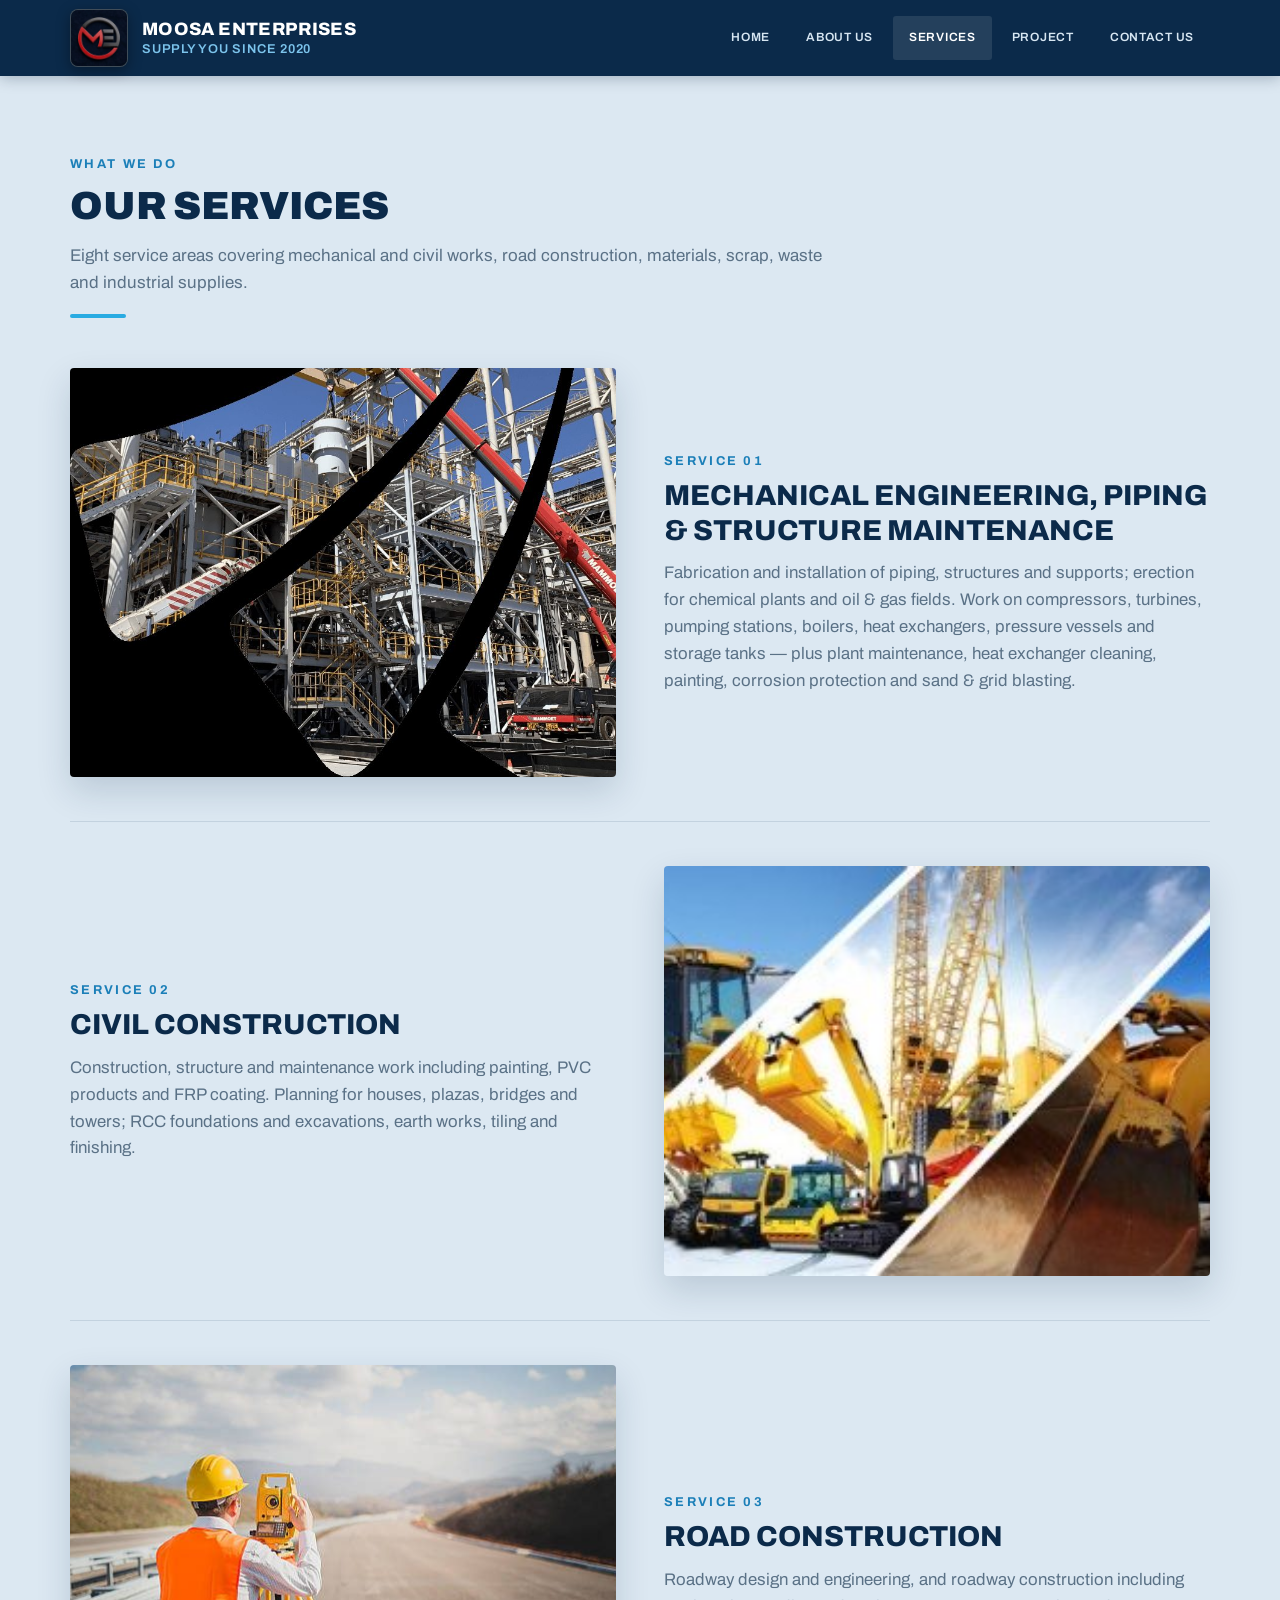
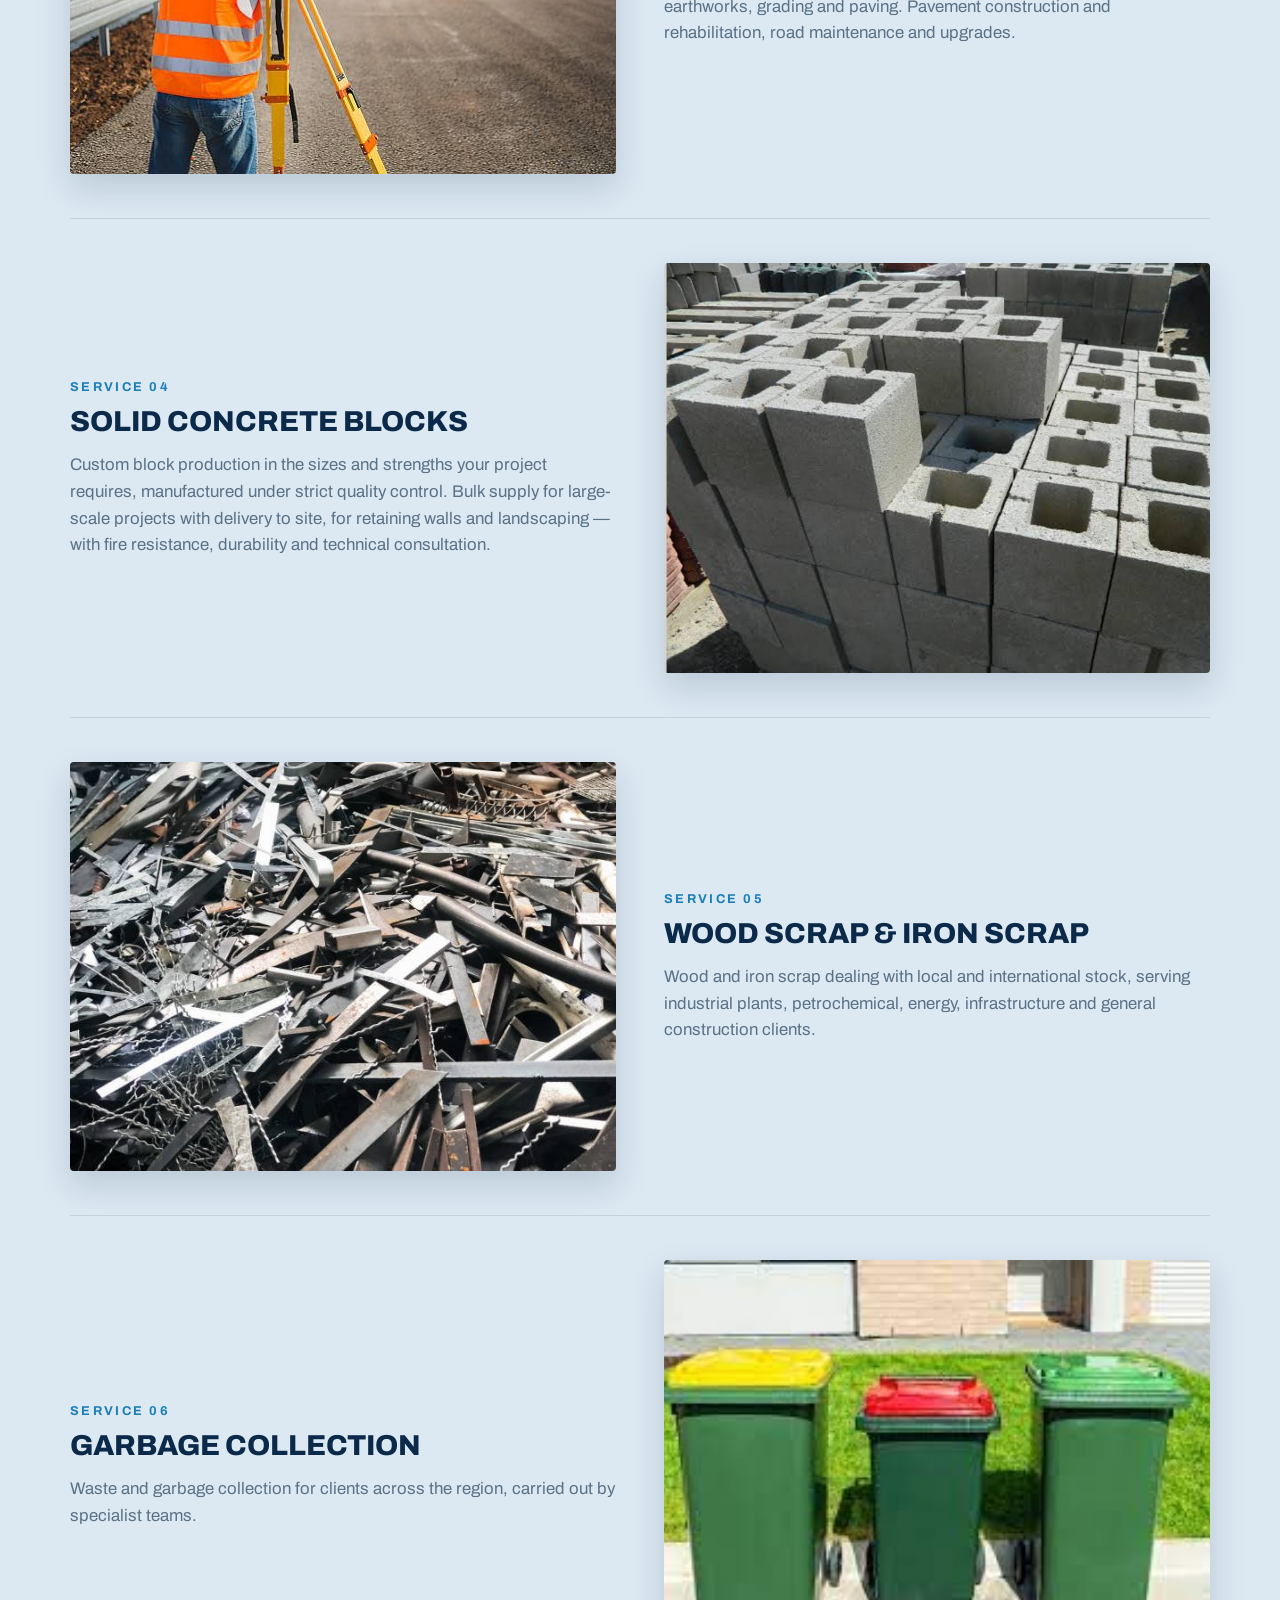
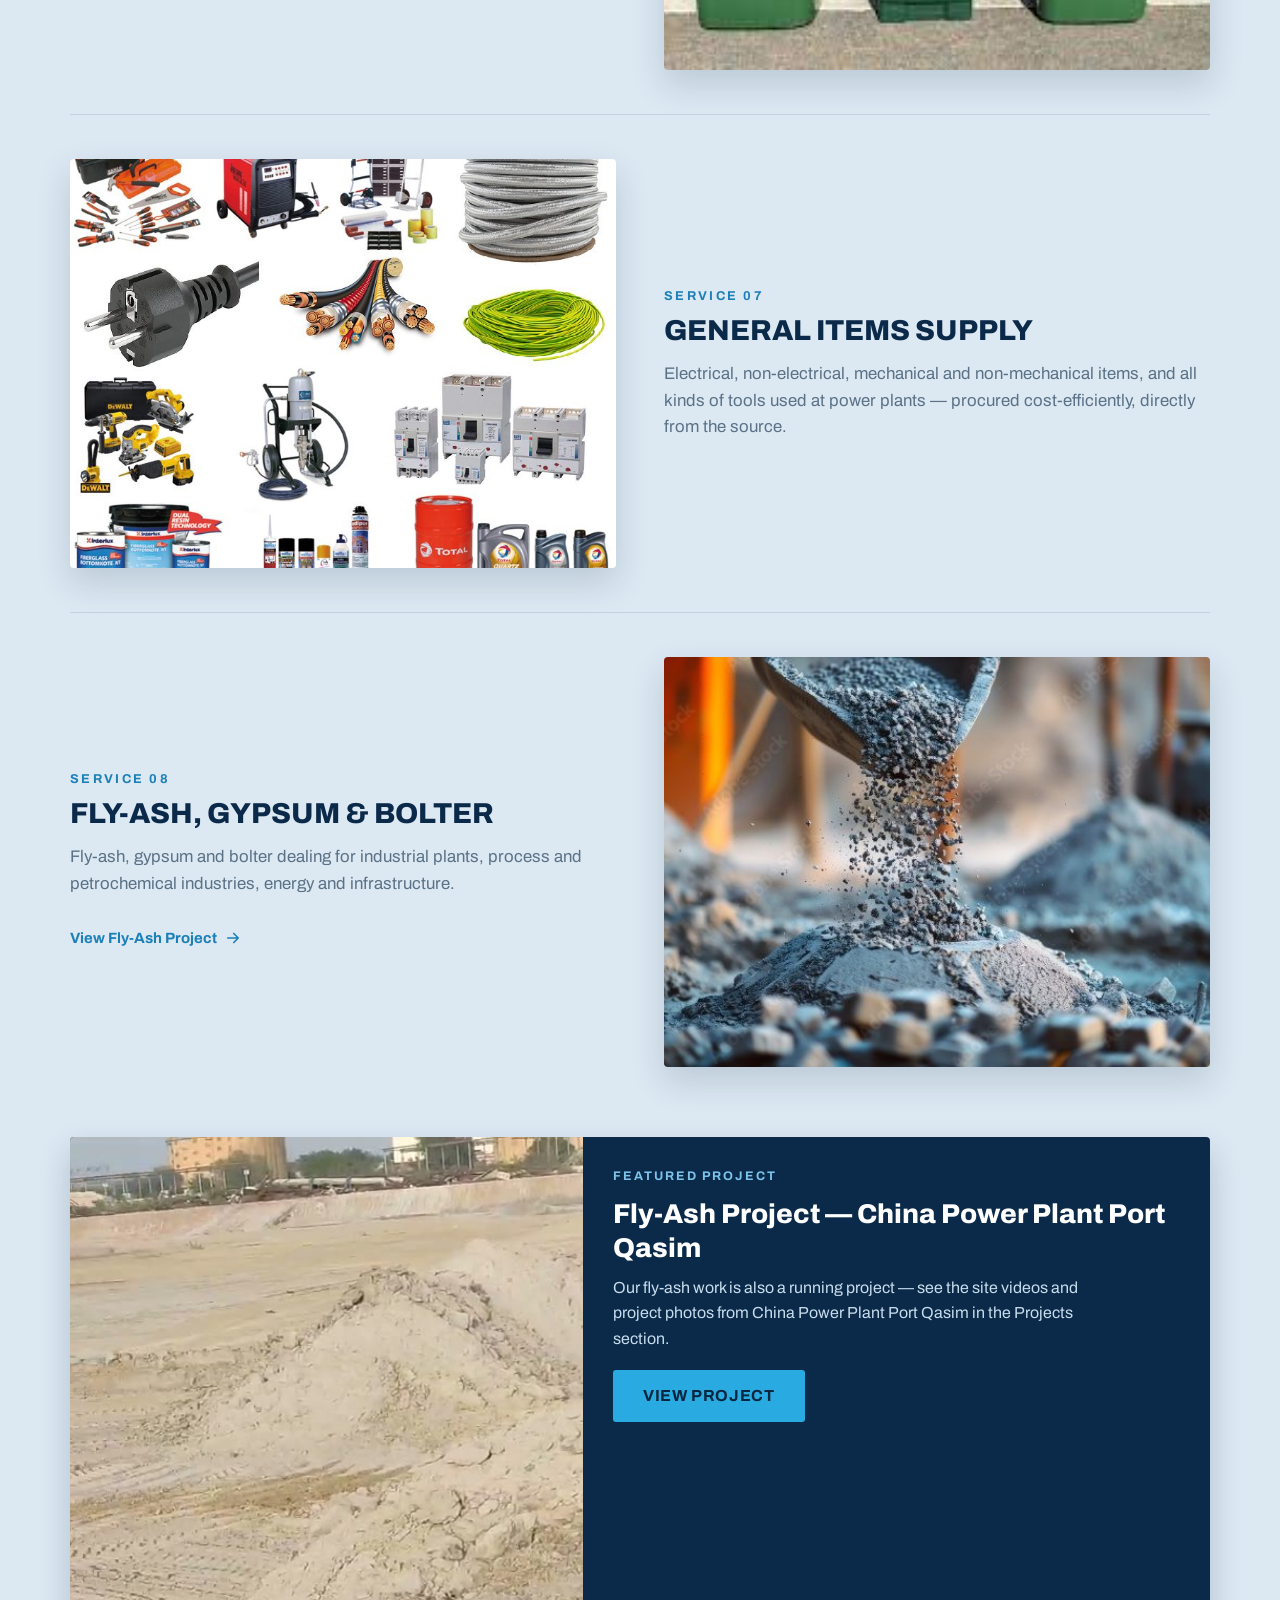
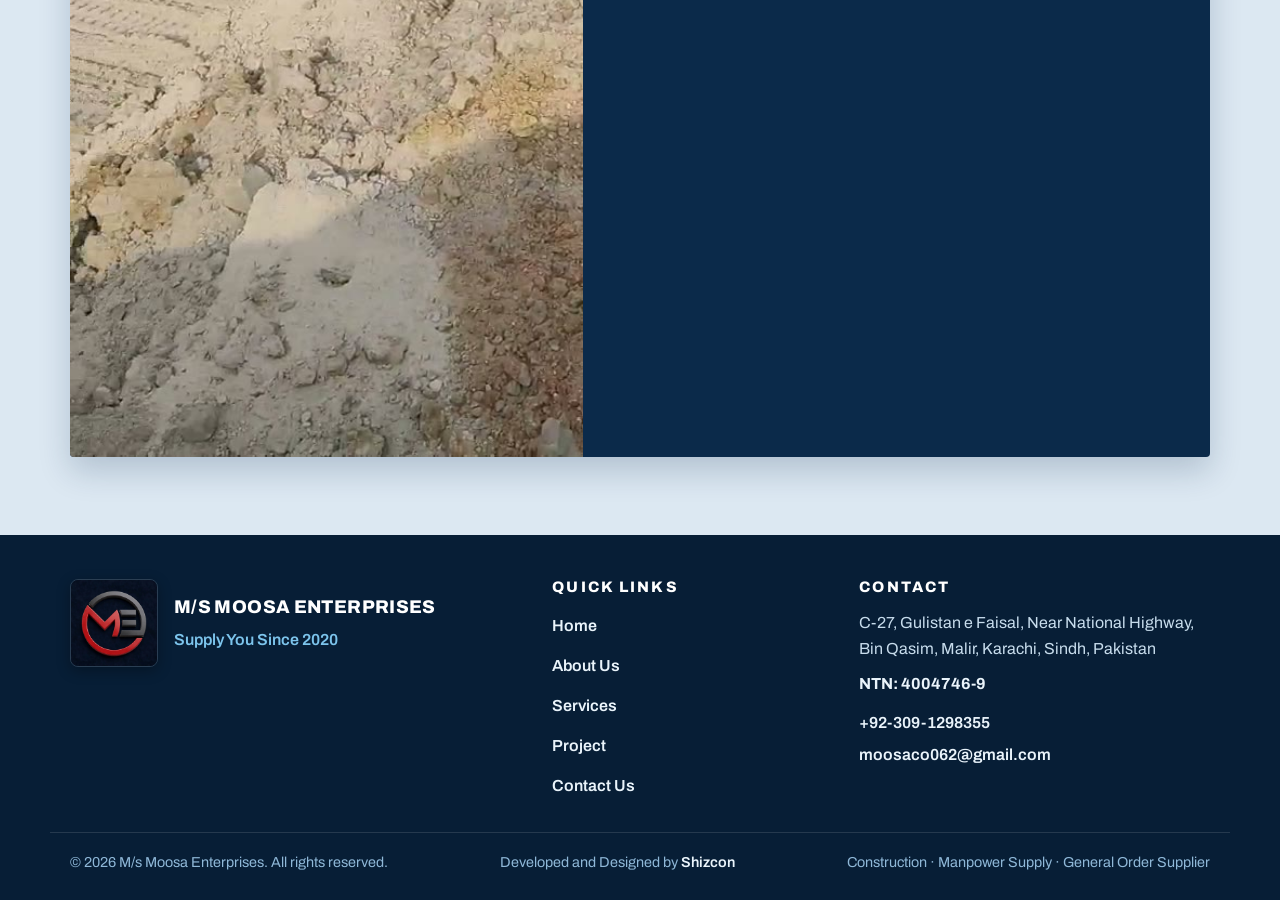
<file: services.html>
<!doctype html>
<html lang="en">
<head>
<meta charset="utf-8" />
<meta name="viewport" content="width=device-width, initial-scale=1, viewport-fit=cover" />
<meta name="color-scheme" content="light" />
<meta name="description" content="Eight service areas covering mechanical and civil works, road construction, materials, scrap, waste and industrial supplies." />
<link rel="icon" href="images/logo-me-3d.png" />
<title>Our Services — M/s Moosa Enterprises</title>
<link rel="preconnect" href="https://fonts.googleapis.com" />
<link rel="preconnect" href="https://fonts.gstatic.com" crossorigin />
<link href="https://fonts.googleapis.com/css2?family=Archivo:wght@400;500;600;700;800;900&family=Source+Sans+3:wght@400;600;700&display=swap" rel="stylesheet" />
<link rel="stylesheet" href="style.css" />
</head>
<body class="loading">

<!-- ================= Loader ================= -->
<div class="loader" id="siteLoader" role="status" aria-label="Loading Moosa Enterprises website">
  <div class="loader-logo"><img src="images/logo-me-3d.png" alt="Moosa Enterprises logo" /></div>
  <div class="loader-name">Moosa Enterprises</div>
  <div class="loader-tag">Supply You Since 2020</div>
  <div class="loader-bar-wrap">
    <div class="loader-bar"><div class="loader-bar-fill" id="loaderFill"></div></div>
    <div class="loader-pct" id="loaderPct">0%</div>
  </div>
  <div class="loader-credit">Developed and Designed by Shizcon</div>
</div>

<!-- ================= Header ================= -->
<header class="site-header">
  <div class="header-in">
    <a class="brand" href="index.html" aria-label="M/s Moosa Enterprises — home">
      <span class="logo-plate"><img src="images/logo-me-3d.png" alt="Moosa Enterprises logo" /></span>
      <span class="brand-text">
        <span class="brand-name">Moosa Enterprises</span><br />
        <span class="brand-tag">Supply You Since 2020</span>
      </span>
    </a>
    <button class="nav-toggle" id="navToggle" aria-label="Open menu" aria-expanded="false" aria-controls="mainNav">
      <svg viewBox="0 0 24 24" fill="none" stroke-width="2" stroke-linecap="round"><path d="M4 7h16M4 12h16M4 17h16"/></svg>
    </button>
    <nav class="main-nav" id="mainNav" aria-label="Main navigation">
      <ul>
        <li><a href="index.html">Home</a></li>
        <li><a href="about.html">About Us</a></li>
        <li><a href="services.html" aria-current="page">Services</a></li>
        <li><a href="projects.html">Project</a></li>
        <li><a href="contact.html">Contact Us</a></li>
      </ul>
    </nav>
  </div>
</header>
<section class="section section-alt" id="services">
  <div class="wrap">
    <div class="section-head">
      <span class="kicker">What We Do</span>
      <h2>Our Services</h2>
      <p>Eight service areas covering mechanical and civil works, road construction, materials, scrap, waste and industrial supplies.</p>
      <div class="rule"></div>
    </div>
        <div class="svc-showcase">

      <article class="svc-show" id="service-01">
        <div class="svc-show-photo">
          <img src="images/about-plant.jpg" alt="Industrial plant piping and structures" loading="lazy" />
        </div>
        <div class="svc-show-body">
          <span class="kicker">Service 01</span>
          <h3>Mechanical Engineering, Piping &amp; Structure Maintenance</h3>
          <p>Fabrication and installation of piping, structures and supports; erection for chemical plants and oil &amp; gas fields. Work on compressors, turbines, pumping stations, boilers, heat exchangers, pressure vessels and storage tanks — plus plant maintenance, heat exchanger cleaning, painting, corrosion protection and sand &amp; grid blasting.</p>
        </div>
      </article>

      <article class="svc-show flip" id="service-02">
        <div class="svc-show-photo">
          <img src="images/service-civil-construction.jpg" alt="Construction machinery at work on a civil project" loading="lazy" />
        </div>
        <div class="svc-show-body">
          <span class="kicker">Service 02</span>
          <h3>Civil Construction</h3>
          <p>Construction, structure and maintenance work including painting, PVC products and FRP coating. Planning for houses, plazas, bridges and towers; RCC foundations and excavations, earth works, tiling and finishing.</p>
        </div>
      </article>

      <article class="svc-show" id="service-03">
        <div class="svc-show-photo">
          <img src="images/service-road-construction.jpg" alt="Surveyor measuring a road construction site" loading="lazy" />
        </div>
        <div class="svc-show-body">
          <span class="kicker">Service 03</span>
          <h3>Road Construction</h3>
          <p>Roadway design and engineering, and roadway construction including earthworks, grading and paving. Pavement construction and rehabilitation, road maintenance and upgrades.</p>
        </div>
      </article>

      <article class="svc-show flip" id="service-04">
        <div class="svc-show-photo">
          <img src="images/service-concrete-blocks.jpg" alt="Stacks of solid concrete blocks" loading="lazy" />
        </div>
        <div class="svc-show-body">
          <span class="kicker">Service 04</span>
          <h3>Solid Concrete Blocks</h3>
          <p>Custom block production in the sizes and strengths your project requires, manufactured under strict quality control. Bulk supply for large-scale projects with delivery to site, for retaining walls and landscaping — with fire resistance, durability and technical consultation.</p>
        </div>
      </article>

      <article class="svc-show" id="service-05">
        <div class="svc-show-photo">
          <img src="images/service-scrap.jpg" alt="Iron scrap material ready for dealing" loading="lazy" />
        </div>
        <div class="svc-show-body">
          <span class="kicker">Service 05</span>
          <h3>Wood Scrap &amp; Iron Scrap</h3>
          <p>Wood and iron scrap dealing with local and international stock, serving industrial plants, petrochemical, energy, infrastructure and general construction clients.</p>
        </div>
      </article>

      <article class="svc-show flip" id="service-06">
        <div class="svc-show-photo">
          <img src="images/service-garbage-collection.jpg" alt="Waste bins for garbage collection service" loading="lazy" />
        </div>
        <div class="svc-show-body">
          <span class="kicker">Service 06</span>
          <h3>Garbage Collection</h3>
          <p>Waste and garbage collection for clients across the region, carried out by specialist teams.</p>
        </div>
      </article>

      <article class="svc-show" id="service-07">
        <div class="svc-show-photo">
          <img src="images/service-general-items.jpg" alt="General items and tools supplied to power plants" loading="lazy" />
        </div>
        <div class="svc-show-body">
          <span class="kicker">Service 07</span>
          <h3>General Items Supply</h3>
          <p>Electrical, non-electrical, mechanical and non-mechanical items, and all kinds of tools used at power plants — procured cost-efficiently, directly from the source.</p>
        </div>
      </article>

      <article class="svc-show flip" id="service-08">
        <div class="svc-show-photo">
          <img src="images/service-fly-ash.jpg" alt="Fly-ash material for industrial use" loading="lazy" />
        </div>
        <div class="svc-show-body">
          <span class="kicker">Service 08</span>
          <h3>Fly-ash, Gypsum &amp; Bolter</h3>
          <p>Fly-ash, gypsum and bolter dealing for industrial plants, process and petrochemical industries, energy and infrastructure.</p>
          <a class="svc-link" href="projects.html">
            View Fly-Ash Project
            <svg viewBox="0 0 24 24" fill="none" stroke="currentColor" stroke-width="2.2" stroke-linecap="round" stroke-linejoin="round"><path d="M5 12h14M13 6l6 6-6 6"/></svg>
          </a>
        </div>
      </article>

    </div>
    <div class="svc-project">
      <img src="images/fly-ash-project.jpg" alt="Fly-ash work at China Power Plant Port Qasim" loading="lazy" />
      <div class="svc-project-body">
        <span class="sp-kicker">Featured Project</span>
        <h3>Fly-Ash Project — China Power Plant Port Qasim</h3>
        <p>Our fly-ash work is also a running project — see the site videos and project photos from China Power Plant Port Qasim in the Projects section.</p>
        <a class="btn btn-sky" href="projects.html">View Project</a>
      </div>
    </div>
  </div>
</section>
<footer>
  <div class="footer-in">
    <div class="footer-col footer-brand">
      <img class="f-logo" src="images/logo-me-3d.png" alt="Moosa Enterprises logo" />
      <div>
        <div class="f-name">M/s Moosa Enterprises</div>
        <div class="f-tag">Supply You Since 2020</div>
      </div>
    </div>
    <div class="footer-col footer-links">
      <h3>Quick Links</h3>
      <ul>
        <li><a href="index.html">Home</a></li>
        <li><a href="about.html">About Us</a></li>
        <li><a href="services.html">Services</a></li>
        <li><a href="projects.html">Project</a></li>
        <li><a href="contact.html">Contact Us</a></li>
      </ul>
    </div>
    <div class="footer-col footer-contact">
      <h3>Contact</h3>
      <address>C-27, Gulistan e Faisal, Near National Highway, Bin Qasim, Malir, Karachi, Sindh, Pakistan</address>
      <div class="f-ntn">NTN: 4004746-9</div>
      <a href="tel:+923091298355">+92-309-1298355</a>
      <a href="mailto:moosaco062@gmail.com">moosaco062@gmail.com</a>
    </div>
  </div>
  <div class="footer-bottom">
    <span>© 2026 M/s Moosa Enterprises. All rights reserved.</span>
    <span>Developed and Designed by <a href="https://shizcon.github.io" target="_blank" rel="noopener">Shizcon</a></span>
    <span>Construction · Manpower Supply · General Order Supplier</span>
  </div>
</footer>
<script src="script.js"></script>
</body>
</html>
</file>
<file: style.css>
:root{
    --navy:#0B2A4A;
    --navy-2:#071E36;
    --sky:#29ABE2;
    --sky-dark:#1B7FB8;
    --sky-soft:#D7ECF7;
    --ink:#14293E;
    --muted:#5A7186;
    --line:#C3D2DF;
    --bg:#E9EFF5;
    --bg-alt:#DCE8F2;
    --gold:#29ABE2;
    --radius:4px;
    --header-h:76px;
  }
  *{box-sizing:border-box}
  html{scroll-behavior:smooth}
  body{
    margin:0;
    font-family:"Archivo", Arial, sans-serif;
    color:var(--ink);
    background:var(--bg);
    line-height:1.6;
    -webkit-font-smoothing:antialiased;
  }
  h1,h2,h3,h4{font-family:"Archivo", system-ui, sans-serif; color:var(--navy); margin:0; line-height:1.15}
  p{margin:0}
  img{display:block; max-width:100%}
  a{color:var(--sky-dark)}
  .wrap{max-width:1180px; margin:0 auto; padding:0 20px}
  section{scroll-margin-top:calc(var(--header-h) + 12px)}

  /* ---------- Header ---------- */
  .site-header{
    position:sticky; top:0; z-index:60;
    background:var(--navy);
    box-shadow:0 2px 14px rgba(7,30,54,.28);
  }
  .header-in{
    max-width:1180px; margin:0 auto; padding:0 20px;
    min-height:var(--header-h);
    display:flex; align-items:center; gap:18px;
  }
  .brand{display:flex; align-items:center; gap:14px; text-decoration:none; min-height:44px}
  .brand .logo-plate{
    background:#1B2B38; border:1px solid rgba(255,255,255,.16); border-radius:8px; padding:0;
    display:flex; align-items:center; flex:none; overflow:hidden;
    box-shadow:0 4px 14px rgba(0,0,0,.35);
  }
  .brand .logo-plate img{height:56px; width:auto}
  .brand .brand-text{line-height:1.15}
  .brand .brand-name{
    font-family:"Archivo", sans-serif; font-weight:800; color:#fff;
    font-size:1.12rem; letter-spacing:.02em; text-transform:uppercase;
  }
  .brand .brand-tag{color:#7CC4EC; font-size:.8rem; font-weight:600; letter-spacing:.06em; text-transform:uppercase}
  .main-nav{margin-left:auto}
  .main-nav ul{display:flex; gap:4px; list-style:none; margin:0; padding:0}
  .main-nav a{
    display:flex; align-items:center; min-height:44px; padding:0 16px;
    color:#D7E6F2; text-decoration:none; font-weight:600; font-size:.75rem;
    text-transform:uppercase; letter-spacing:.06em;
    border-radius:3px;
  }
  .main-nav a:hover, .main-nav a:focus-visible{background:rgba(255,255,255,.1); color:#fff}
  .nav-toggle{
    display:none; margin-left:auto;
    background:transparent; border:1px solid rgba(255,255,255,.35); border-radius:6px;
    width:48px; height:48px; cursor:pointer; padding:0;
    align-items:center; justify-content:center;
  }
  .nav-toggle svg{width:24px; height:24px; stroke:#fff}
  @media (max-width:820px){
    .nav-toggle{display:flex}
    .main-nav{
      display:none; position:absolute; top:var(--header-h); left:0; right:0;
      background:var(--navy-2); border-top:1px solid rgba(255,255,255,.12);
      padding:10px 16px 16px;
    }
    .main-nav.open{display:block}
    .main-nav ul{flex-direction:column; gap:2px}
    .main-nav a{min-height:48px; padding:0 12px; font-size:1.05rem}
    .brand .brand-name{font-size:.98rem}
    .brand .logo-plate img{height:48px}
  }

  /* ---------- Hero ---------- */
  .hero{
    position:relative; color:#fff;
    background:var(--navy-2) url("images/hero-bg.jpg") center 62% / cover no-repeat;
    border-bottom:6px solid var(--sky);
  }
  .hero::before{
    content:""; position:absolute; inset:0;
    background:linear-gradient(90deg, rgba(7,30,54,.93) 0%, rgba(11,42,74,.82) 46%, rgba(11,42,74,.38) 100%);
  }
  .hero-in{position:relative; padding:84px 0 78px; max-width:720px}
  .hero-badge{
    display:inline-flex; align-items:center; gap:9px;
    background:rgba(27,138,200,.22); border:1px solid rgba(140,200,240,.55);
    color:#D9F0FF; font-weight:700; letter-spacing:.14em; text-transform:uppercase;
    font-size:.8rem; padding:8px 16px; border-radius:3px; margin-bottom:22px;
  }
  .hero-badge::before{content:""; width:8px; height:8px; border-radius:50%; background:var(--gold); flex:none}
  .hero h1{
    color:#fff; font-size:clamp(2.3rem, 5.6vw, 3.9rem); font-weight:900;
    text-transform:uppercase; letter-spacing:.01em; margin-bottom:16px;
  }
  .hero h1 .accent{color:#7CC4EC}
  .hero .hero-sub{
    font-size:clamp(1.05rem, 2.2vw, 1.28rem); color:#B9CFE4; max-width:56ch; margin-bottom:32px;
  }
  .hero-actions{display:flex; flex-wrap:wrap; gap:14px}
  .btn{
    display:inline-flex; align-items:center; justify-content:center; gap:9px;
    min-height:52px; padding:0 28px; border-radius:3px;
    font-family:"Archivo", sans-serif; font-weight:700; font-size:1rem;
    text-transform:uppercase; letter-spacing:.04em;
    text-decoration:none; border:2px solid transparent; cursor:pointer;
  }
  .btn-sky{background:var(--sky); color:#06263F}
  .btn-sky:hover{background:var(--sky-dark)}
  .btn-outline{border-color:#7FA8CC; color:#EEF5FB; background:rgba(255,255,255,.06)}
  .btn-outline:hover{background:rgba(255,255,255,.16)}
  @media (max-width:640px){ .hero-in{padding:58px 0 54px} }

  /* ---------- Fact strip ---------- */
  .facts{background:#081F38; color:#fff}
  .facts-in{
    display:grid; grid-template-columns:repeat(3, 1fr);
  }
  .fact{
    padding:26px 28px; text-align:center;
    border-left:4px solid var(--sky);
  }
  .fact:first-child{border-left:none}
  .fact .fact-num{
    font-family:"Archivo", sans-serif; font-weight:800; font-size:1.55rem; color:#fff; line-height:1.1;
  }
  .fact .fact-num em{font-style:normal; color:#7CC4EC}
  .fact .fact-label{color:#B9CFE4; font-size:.92rem; font-weight:600; letter-spacing:.04em; margin-top:3px}
  @media (max-width:640px){
    .facts-in{grid-template-columns:1fr}
    .fact{border-left:none; border-top:4px solid var(--sky); padding:18px 20px}
    .fact:first-child{border-top:none}
  }

  /* ---------- Sections ---------- */
  .section{padding:78px 0}
  #about.section{padding:40px 0}
  .section-alt{background:var(--bg-alt)}
  .section-head{max-width:760px; margin-bottom:42px}
  .section-head.center{margin-left:auto; margin-right:auto; text-align:center}
  .kicker{
    display:block; font-family:"Archivo", sans-serif; font-weight:700; font-size:.8rem;
    letter-spacing:.18em; text-transform:uppercase; color:var(--sky-dark); margin-bottom:10px;
  }
  .section-head h2{font-size:clamp(1.75rem, 3.6vw, 2.45rem); font-weight:900; text-transform:uppercase; margin-bottom:12px}
  .section-head p{color:var(--muted); font-size:1.06rem}
  .rule{width:56px; height:4px; background:var(--sky); border-radius:2px; margin-top:18px}
  .section-head.center .rule{margin-left:auto; margin-right:auto}

  /* About */
  .about-grid{display:grid; grid-template-columns:1.05fr .95fr; gap:48px; align-items:center}
  .about-copy p{color:var(--muted); font-size:1.07rem; margin-bottom:16px}
  .about-copy p strong{color:var(--ink)}
  .about-points{list-style:none; margin:22px 0 0; padding:0; display:grid; gap:12px}
  .about-points li{display:flex; gap:12px; align-items:flex-start; font-weight:600; color:var(--ink)}
  .about-points svg{flex:none; width:22px; height:22px; margin-top:2px}
  .about-photo{border-radius:var(--radius); overflow:hidden; box-shadow:0 14px 34px rgba(11,42,74,.18)}
  .about-photo img{width:100%; height:100%; object-fit:cover; aspect-ratio:4/3}
  @media (max-width:860px){ .about-grid{grid-template-columns:1fr; gap:30px} }

  /* CEO message */
  .ceo{background:var(--navy); color:#fff; border-top:6px solid var(--sky)}
  .ceo .kicker{color:#7CC4EC}
  .ceo-grid{display:grid; grid-template-columns:1fr; gap:10px; max-width:880px}
  .ceo blockquote{
    margin:0; font-size:clamp(1.12rem, 2.4vw, 1.4rem); line-height:1.65; color:#EAF4FB;
    border-left:4px solid var(--gold); padding-left:26px; font-weight:400;
  }
  .ceo blockquote p + p{margin-top:14px}
  .ceo-sign{margin-top:26px; padding-left:30px}
  .ceo-sign .name{font-family:"Archivo", sans-serif; font-weight:800; font-size:1.15rem; color:#fff}
  .ceo-sign .role{color:#7CC4EC; font-weight:600; font-size:.95rem}

  /* Services */
  .svc-grid{display:grid; grid-template-columns:repeat(4, 1fr); gap:22px}
  @media (max-width:1080px){ .svc-grid{grid-template-columns:repeat(2, 1fr)} }
  @media (max-width:560px){ .svc-grid{grid-template-columns:1fr} }
  .svc{
    background:#fff; border:1px solid var(--line); border-top:5px solid var(--navy); border-radius:var(--radius);
    overflow:hidden; display:flex; flex-direction:column;
    transition:box-shadow .18s ease, transform .18s ease;
  }
  .svc:hover{box-shadow:0 12px 28px rgba(11,42,74,.13); transform:translateY(-3px)}
  .svc img{width:100%; height:158px; object-fit:cover}
  .svc-body{padding:20px 20px 22px; display:flex; flex-direction:column; gap:8px; flex:1}
  .svc-body h3{font-size:1rem; font-weight:700; line-height:1.3; text-transform:uppercase}
  .svc-body p{color:var(--muted); font-size:.94rem; line-height:1.55}
  .svc-link{
    margin-top:auto; padding-top:10px;
    display:inline-flex; align-items:center; gap:7px;
    font-family:"Archivo", sans-serif; font-weight:700; font-size:.93rem;
    color:var(--sky-dark); text-decoration:none; min-height:44px;
  }
  .svc-link:hover{text-decoration:underline}
  .svc-link svg{width:18px; height:18px; flex:none}

  /* Featured project inside Services */
  .svc-project{
    margin-top:26px; background:var(--navy); border-radius:var(--radius); overflow:hidden;
    display:grid; grid-template-columns:.9fr 1.1fr;
    box-shadow:0 14px 32px rgba(11,42,74,.2);
  }
  .svc-project img{width:100%; height:100%; object-fit:cover; min-height:240px}
  .svc-project-body{padding:30px 30px 32px; display:flex; flex-direction:column; gap:10px; align-items:flex-start}
  .svc-project .sp-kicker{
    font-family:"Archivo", sans-serif; font-weight:700; font-size:.78rem;
    letter-spacing:.16em; text-transform:uppercase; color:#7CC4EC;
  }
  .svc-project h3{color:#fff; font-size:clamp(1.3rem, 2.8vw, 1.7rem); font-weight:800; line-height:1.25}
  .svc-project p{color:#C7DCEC; font-size:1rem; max-width:52ch}
  .svc-project .btn{margin-top:8px}
  @media (max-width:760px){
    .svc-project{grid-template-columns:1fr}
    .svc-project img{min-height:0; aspect-ratio:16/9}
    .svc-project-body{padding:24px 22px 26px}
  }

  /* Projects */
  .proj-title{font-size:clamp(1.35rem, 3vw, 1.8rem); font-weight:800; margin-bottom:10px}
  .proj-desc{color:var(--muted); font-size:1.05rem; max-width:76ch; margin-bottom:30px}
  .video-grid{display:grid; grid-template-columns:repeat(3, 1fr); gap:22px}
  .video-card{
    background:var(--navy-2); border-radius:var(--radius); overflow:hidden;
    box-shadow:0 12px 28px rgba(11,42,74,.16);
  }
  .video-card video{width:100%; aspect-ratio:9/16; object-fit:cover; display:block; background:#000}
  .video-card .video-cap{color:#B9CFE4; font-weight:600; font-size:.95rem; padding:12px 16px}
  .gallery-title{font-size:1.15rem; font-weight:800; margin:40px 0 16px}
  .photo-grid{display:grid; grid-template-columns:repeat(3, 1fr); gap:22px}
  .photo-grid figure{
    margin:0; border-radius:var(--radius); overflow:hidden;
    border:1px solid var(--line); box-shadow:0 10px 24px rgba(11,42,74,.1);
  }
  .photo-grid img{width:100%; aspect-ratio:9/16; object-fit:cover}
  @media (max-width:860px){
    .video-grid, .photo-grid{grid-template-columns:repeat(2, 1fr)}
  }
  @media (max-width:560px){
    .video-grid, .photo-grid{grid-template-columns:1fr; max-width:340px; margin-left:auto; margin-right:auto}
  }

  /* Fly Ash info block */
  .flyash{margin-top:56px}
  .flyash-banner{
    border-radius:var(--radius); overflow:hidden;
    border:1px solid var(--line); box-shadow:0 12px 28px rgba(11,42,74,.14);
    margin-bottom:30px;
  }
  .flyash-banner img{width:100%; aspect-ratio:16/7; object-fit:cover}
  .flyash-title{font-size:clamp(1.5rem, 3.4vw, 2.1rem); font-weight:800; margin-bottom:10px}
  .flyash-title .accent{color:var(--sky-dark)}
  .fa-grid{display:grid; grid-template-columns:repeat(3, 1fr); gap:22px; margin-top:26px}
  @media (max-width:900px){ .fa-grid{grid-template-columns:1fr} }
  .fa-card{
    background:#fff; border:1px solid var(--line); border-top:4px solid var(--sky);
    border-radius:var(--radius); padding:26px 24px;
  }
  .fa-card h4{font-size:1.1rem; font-weight:800; margin-bottom:10px}
  .fa-card p{color:var(--muted); font-size:.99rem}
  .fa-card ul{list-style:none; margin:0; padding:0; display:grid; gap:9px}
  .fa-card li{display:flex; gap:10px; align-items:flex-start; color:var(--muted); font-size:.99rem}
  .fa-card li svg{flex:none; width:20px; height:20px; margin-top:2px}

  /* Quality / Mission / Vision / Values */
  .qm-grid{display:grid; grid-template-columns:repeat(3, 1fr); gap:22px; margin-bottom:22px}
  @media (max-width:900px){ .qm-grid{grid-template-columns:1fr} }
  .qm-card{
    background:var(--navy); color:#E8F1F8; border:1px solid var(--navy); border-top:4px solid var(--sky);
    border-radius:var(--radius); padding:26px 24px;
  }
  .qm-card h3{font-size:1.12rem; font-weight:800; margin-bottom:10px; display:flex; align-items:center; gap:10px; color:#7CC4EC}
  .qm-card h3 svg{width:24px; height:24px; flex:none}
  .qm-card p{color:#C7DCEC; font-size:.99rem}
  .qm-card p + p{margin-top:10px}
  .values-card{
    background:var(--navy); border-radius:var(--radius); padding:28px 26px; color:#fff;
    display:grid; grid-template-columns:auto 1fr; gap:8px 34px; align-items:center;
  }
  .values-card h3{color:#fff; font-size:1.12rem; font-weight:800}
  .values-list{list-style:none; margin:0; padding:0; display:flex; flex-wrap:wrap; gap:10px}
  .values-list li{
    background:var(--sky);
    color:#06263F; font-weight:700; font-size:.92rem; padding:8px 16px; border-radius:3px;
  }
  @media (max-width:700px){ .values-card{grid-template-columns:1fr} }
  .qhse{margin-top:22px; background:#fff; border:1px solid var(--line); border-radius:var(--radius); padding:26px 24px}
  .qhse h3{font-size:1.12rem; font-weight:800; margin-bottom:10px}
  .qhse p{color:var(--muted); font-size:.99rem; max-width:88ch}
  .qhse-tags{list-style:none; display:flex; flex-wrap:wrap; gap:10px; margin:16px 0 0; padding:0}
  .qhse-tags li{background:var(--sky-soft); color:var(--navy); font-weight:700; font-size:.9rem; padding:7px 14px; border-radius:3px}

  /* Recognition */
  .rec-grid{display:grid; grid-template-columns:1.15fr .85fr; gap:48px; align-items:center}
  .rec-photo{border:2px solid var(--navy); border-left:10px solid var(--sky); border-radius:var(--radius); padding:12px; background:#fff; box-shadow:0 14px 34px rgba(11,42,74,.12)}
  .rec-photo img{width:100%; border-radius:3px}
  .rec-copy .big{
    font-family:"Archivo", sans-serif; font-weight:800; color:var(--navy);
    font-size:clamp(1.9rem, 4vw, 2.7rem); line-height:1.08; margin-bottom:6px;
    text-transform:uppercase;
  }
  .rec-copy .big em{font-style:normal; color:var(--sky-dark)}
  .rec-copy p{color:var(--muted); font-size:1.05rem; margin-top:12px}
  .rec-copy p strong{color:var(--ink)}
  @media (max-width:860px){ .rec-grid{grid-template-columns:1fr; gap:28px} }

  /* Clients */
  .clients-grid{display:grid; grid-template-columns:repeat(4, 1fr); gap:20px}
  @media (max-width:860px){ .clients-grid{grid-template-columns:repeat(2, 1fr)} }
  @media (max-width:420px){ .clients-grid{grid-template-columns:1fr} }
  .client-card{
    background:var(--navy); border:1px solid var(--navy); color:#fff; border-radius:var(--radius);
    padding:26px 20px 20px; display:flex; flex-direction:column; align-items:center; gap:16px;
    min-height:172px; justify-content:center; text-align:center;
  }
  .client-card img{max-height:82px; width:auto; max-width:100%; object-fit:contain}
  .client-card .client-name{font-family:"Archivo", sans-serif; font-weight:700; color:#fff; font-size:.95rem; line-height:1.3; text-transform:uppercase; letter-spacing:.03em}

  /* Contact */
  .contact-layout{display:grid; grid-template-columns:.92fr 1.08fr; gap:26px; align-items:start}
  @media (max-width:900px){ .contact-layout{grid-template-columns:1fr} }
  .contact-info{display:grid; gap:16px}
  .contact-card{
    background:#fff; border:2px solid var(--navy); border-radius:var(--radius);
    padding:24px 22px; display:flex; gap:16px; align-items:flex-start;
    text-decoration:none; color:var(--ink);
    transition:box-shadow .18s ease, border-color .18s ease;
  }
  .contact-card:hover{box-shadow:0 10px 24px rgba(11,42,74,.12); border-color:var(--sky)}
  .contact-icon{
    flex:none; width:52px; height:52px; border-radius:50%;
    background:var(--sky-soft); display:flex; align-items:center; justify-content:center;
  }
  .contact-icon svg{width:26px; height:26px}
  .contact-card .label{font-family:"Archivo", sans-serif; font-weight:700; font-size:.82rem; letter-spacing:.12em; text-transform:uppercase; color:var(--sky-dark); margin-bottom:4px}
  .contact-card .value{font-family:"Archivo", sans-serif; font-weight:800; color:var(--navy); font-size:1.18rem; line-height:1.25; word-break:break-word}
  .contact-card .hint{color:var(--muted); font-size:.92rem; margin-top:4px}
  .contact-assure{
    background:var(--navy); color:#fff; border-radius:var(--radius); padding:24px 22px;
  }
  .contact-assure h3{color:#fff; font-size:1.05rem; font-weight:800; margin-bottom:12px}
  .contact-assure ul{list-style:none; margin:0; padding:0; display:grid; gap:10px}
  .contact-assure li{display:flex; gap:10px; align-items:flex-start; color:#C7DCEC; font-size:.97rem; font-weight:600}
  .contact-assure li svg{flex:none; width:20px; height:20px; margin-top:2px}
  .contact-note{margin-top:22px; color:var(--muted); font-size:1rem}

  /* Enquiry form */
  .enquiry-form{
    background:#fff; border:1px solid var(--line); border-top:4px solid var(--sky);
    border-radius:var(--radius); padding:30px 28px 28px;
    box-shadow:0 14px 34px rgba(11,42,74,.1);
  }
  .enquiry-form h3{font-size:1.3rem; font-weight:800; margin-bottom:6px}
  .enquiry-form .form-sub{color:var(--muted); font-size:.98rem; margin-bottom:22px}
  .form-grid{display:grid; grid-template-columns:1fr 1fr; gap:16px}
  @media (max-width:560px){ .form-grid{grid-template-columns:1fr} .enquiry-form{padding:24px 18px 22px} }
  .field{display:grid; gap:6px}
  .field.full{grid-column:1 / -1}
  .field label{font-family:"Archivo", sans-serif; font-weight:700; font-size:.82rem; letter-spacing:.06em; text-transform:uppercase; color:var(--navy)}
  .field label .req{color:#C0392B}
  .field input, .field select, .field textarea{
    width:100%; font:inherit; font-size:1rem; color:var(--ink);
    background:#FBFDFE; border:1.5px solid var(--line); border-radius:5px;
    padding:12px 14px; min-height:50px;
  }
  .field textarea{min-height:120px; resize:vertical; line-height:1.55}
  .field input:focus, .field select:focus, .field textarea:focus{
    outline:none; border-color:var(--sky); background:#fff;
    box-shadow:0 0 0 3px rgba(27,138,200,.18);
  }
  .field input::placeholder, .field textarea::placeholder{color:#93A5B5}
  .pref-group{border:none; margin:0; padding:0}
  .pref-group legend{font-family:"Archivo", sans-serif; font-weight:700; font-size:.82rem; letter-spacing:.06em; text-transform:uppercase; color:var(--navy); margin-bottom:8px; padding:0}
  .pref-options{display:flex; flex-wrap:wrap; gap:8px}
  .pref-options label{
    font-family:"Archivo", Arial, sans-serif; font-size:.95rem; font-weight:600; letter-spacing:0; text-transform:none;
    color:var(--ink); border:1.5px solid var(--line); border-radius:999px; padding:9px 18px; cursor:pointer; background:#FBFDFE;
  }
  .pref-options input{position:absolute; opacity:0; width:1px; height:1px}
  .pref-options label:has(input:checked){background:var(--navy); border-color:var(--navy); color:#fff}
  .pref-options label:has(input:focus-visible){box-shadow:0 0 0 3px rgba(27,138,200,.35)}
  .form-actions{display:grid; gap:12px; margin-top:20px}
  .btn-whatsapp{background:#1FA855; color:#fff}
  .btn-whatsapp:hover{background:#178A44}
  .form-note{color:var(--muted); font-size:.9rem; text-align:center}
  .form-success{
    display:none; margin-top:18px; background:#EAF7EE; border:1px solid #9BD3A8; color:#14532D;
    border-radius:5px; padding:14px 16px; font-weight:600; font-size:.97rem;
  }
  .form-success.show{display:block}
  .form-error{
    display:none; margin-top:18px; background:#FDECEA; border:1px solid #F0B4AE; color:#7B1D16;
    border-radius:5px; padding:14px 16px; font-weight:600; font-size:.97rem;
  }
  .form-error.show{display:block}

  /* Footer — 3 fixed columns */
  footer{background:var(--navy-2); color:#C7DCEC}
  .footer-in{
    max-width:1180px; margin:0 auto; padding:44px 20px 30px;
    display:grid; grid-template-columns:1.25fr .75fr 1fr; gap:28px 44px; align-items:start;
  }
  .footer-col h3{
    font-family:"Archivo", sans-serif; font-weight:800; color:#fff;
    font-size:.95rem; letter-spacing:.14em; text-transform:uppercase; margin:0 0 14px;
  }
  .footer-brand{display:flex; align-items:center; gap:16px}
  .footer-brand .f-logo{height:88px; width:auto; border-radius:8px; border:1px solid rgba(255,255,255,.14); box-shadow:0 4px 14px rgba(0,0,0,.3)}
  .footer-brand .f-name{font-family:"Archivo", sans-serif; font-weight:800; color:#fff; font-size:1.15rem; text-transform:uppercase; letter-spacing:.02em}
  .footer-brand .f-tag{color:#7CC4EC; font-weight:600; margin-top:4px}
  .footer-links ul{list-style:none; margin:0; padding:0; display:grid; gap:8px}
  .footer-links a{color:#EAF4FB; text-decoration:none; font-weight:600; min-height:32px; display:inline-flex; align-items:center}
  .footer-links a:hover{text-decoration:underline}
  .footer-contact{font-size:1rem}
  .footer-contact address{font-style:normal; color:#C7DCEC; line-height:1.6; margin:0 0 10px}
  .footer-contact .f-ntn{color:#EAF4FB; font-weight:700; margin-bottom:10px}
  .footer-contact a{color:#EAF4FB; text-decoration:none; font-weight:600; min-height:32px; display:flex; align-items:center}
  .footer-contact a:hover{text-decoration:underline}
  @media (max-width:860px){
    .footer-in{grid-template-columns:1fr; gap:28px}
  }
  .footer-bottom{
    border-top:1px solid rgba(255,255,255,.12);
    max-width:1180px; margin:0 auto; padding:18px 20px 26px;
    display:flex; flex-wrap:wrap; gap:8px 20px; justify-content:space-between;
    font-size:.9rem; color:#8FB8D8;
  }
  .footer-bottom a{color:#EAF4FB; font-weight:600; text-decoration:none}
  .footer-bottom a:hover{text-decoration:underline}

  /* ---------- Loader ---------- */
  .loader{
    position:fixed; inset:0; z-index:200;
    background:var(--navy-2);
    display:flex; flex-direction:column; align-items:center; justify-content:center;
    gap:22px; padding:24px;
    transition:opacity .4s ease, visibility .4s ease;
  }
  .loader.done{opacity:0; visibility:hidden; pointer-events:none}
  .loader-logo{
    background:#1B2B38; border:1px solid rgba(255,255,255,.16); border-radius:12px;
    overflow:hidden; box-shadow:0 10px 30px rgba(0,0,0,.45);
    animation:loaderPulse 1.5s ease-in-out infinite;
  }
  .loader-logo img{height:92px; width:auto; display:block}
  @keyframes loaderPulse{0%,100%{transform:scale(1)}50%{transform:scale(1.045)}}
  .loader-name{
    font-family:"Archivo", sans-serif; font-weight:800; color:#fff;
    font-size:1.3rem; letter-spacing:.03em; text-transform:uppercase; text-align:center; line-height:1.2;
  }
  .loader-tag{color:#7CC4EC; font-weight:600; font-size:.85rem; letter-spacing:.1em; text-transform:uppercase; margin-top:-16px}
  .loader-bar-wrap{width:min(320px, 78vw)}
  .loader-bar{
    height:8px; border-radius:99px; background:rgba(255,255,255,.14);
    overflow:hidden;
  }
  .loader-bar-fill{
    height:100%; width:0%; border-radius:99px;
    background:linear-gradient(90deg, var(--sky-dark), var(--sky) 60%, #7CC4EC);
  }
  .loader-pct{
    font-family:"Archivo", sans-serif; font-weight:800; color:#7CC4EC;
    font-size:1.05rem; text-align:center; margin-top:10px; font-variant-numeric:tabular-nums;
  }
  .loader-credit{
    position:absolute; left:0; right:0; bottom:26px; text-align:center;
    color:var(--gold); font-weight:700; font-size:.95rem; letter-spacing:.02em; padding:0 20px;
  }
  body.loading{overflow:hidden}
  @media (prefers-reduced-motion: reduce){
    .loader-logo{animation:none}
    .loader{transition:none}
  }

  @media (prefers-reduced-motion: reduce){
    html{scroll-behavior:auto}
    .svc, .contact-card{transition:none}
    .svc:hover{transform:none}
  }

.main-nav a[aria-current="page"]{background:rgba(255,255,255,.1); color:#fff}

/* ---------- Carousel slider ---------- */
.carousel{position:relative; overflow:hidden; background:var(--navy-2); color:#fff; border-bottom:6px solid var(--sky)}
.carousel-track{position:relative}
.carousel-slide{
  position:absolute; inset:0;
  display:flex; align-items:center;
  opacity:0; visibility:hidden;
  transition:opacity .6s ease, visibility .6s ease;
}
.carousel-slide.active{position:relative; opacity:1; visibility:visible}
.carousel-bg{position:absolute; inset:0; width:100%; height:100%; object-fit:cover}
.carousel-slide::after{
  content:""; position:absolute; inset:0;
  background:linear-gradient(90deg, rgba(7,30,54,.93) 0%, rgba(11,42,74,.82) 46%, rgba(11,42,74,.38) 100%);
}
.carousel-in{position:relative; z-index:1; padding:84px 0 96px; max-width:720px}
.carousel-in h1, .carousel-in h2{
  color:#fff; font-size:clamp(2.1rem, 5vw, 3.6rem); font-weight:900;
  text-transform:uppercase; letter-spacing:.01em; margin-bottom:16px;
}
.carousel-in h1 .accent, .carousel-in h2 .accent{color:#7CC4EC}
.carousel-arrow{
  position:absolute; top:50%; transform:translateY(-50%); z-index:3;
  width:48px; height:48px; border-radius:50%;
  border:1px solid rgba(255,255,255,.5); background:rgba(7,30,54,.45);
  color:#fff; cursor:pointer; padding:0;
  display:flex; align-items:center; justify-content:center;
}
.carousel-arrow:hover{background:rgba(41,171,226,.85)}
.carousel-arrow.prev{left:18px}
.carousel-arrow.next{right:18px}
.carousel-arrow svg{width:22px; height:22px}
.carousel-dots{
  position:absolute; bottom:22px; left:50%; transform:translateX(-50%); z-index:3;
  display:flex; gap:10px;
}
.carousel-dot{
  width:12px; height:12px; border-radius:50%; padding:0;
  border:2px solid rgba(255,255,255,.85); background:transparent; cursor:pointer;
}
.carousel-dot.active{background:var(--gold); border-color:var(--gold)}
@media (max-width:640px){
  .carousel-in{padding:58px 0 78px}
  .carousel-arrow{display:none}
}

/* ---------- Gold CTA button + centred section CTA ---------- */
.btn-gold{background:var(--gold); color:#06263F}
.btn-gold:hover{background:#1B7FB8; color:#06263F}
.section-cta{margin-top:34px; text-align:center}
.section-cta .btn svg{flex:none}

/* ---------- Services showcase (project style) ---------- */
.svc-showcase{display:grid; gap:0}
.svc-show{
  display:grid; grid-template-columns:1fr 1fr; gap:48px; align-items:center;
  padding:44px 0; border-top:1px solid var(--line);
  scroll-margin-top:calc(var(--header-h) + 12px);
}
.svc-show:first-child{border-top:none; padding-top:8px}
.svc-show.flip .svc-show-photo{order:2}
.svc-show-photo{border-radius:var(--radius); overflow:hidden; box-shadow:0 14px 34px rgba(11,42,74,.16)}
.svc-show-photo img{width:100%; height:100%; object-fit:cover; aspect-ratio:4/3}
.svc-show-body .kicker{margin-bottom:8px}
.svc-show-body h3{font-size:clamp(1.35rem, 3vw, 1.8rem); font-weight:800; text-transform:uppercase; margin-bottom:12px; line-height:1.2}
.svc-show-body p{color:var(--muted); font-size:1.05rem; max-width:56ch}
.svc-show-body .svc-link{margin-top:14px}
@media (max-width:860px){
  .svc-show{grid-template-columns:1fr; gap:24px; padding:32px 0}
  .svc-show.flip .svc-show-photo{order:0}
  .svc-show-photo img{aspect-ratio:16/9}
}

/* ---------- Services grid (same card language as Projects photo-grid) ---------- */
.svc-grid figure{border:none; box-shadow:none}
.svc-grid img{aspect-ratio:16/10}
.svc-grid figcaption{padding:20px 22px 22px; background:#fff}
.svc-grid figcaption .kicker{margin-bottom:8px}
.svc-grid figcaption h3{font-size:1.05rem; font-weight:800; text-transform:uppercase; line-height:1.25; margin-bottom:0}
.svc-grid .svc-card-link{display:flex; flex-direction:column; height:100%; color:inherit; text-decoration:none; border:1px solid var(--line); border-top:5px solid var(--navy); border-radius:var(--radius); overflow:hidden; box-shadow:0 10px 24px rgba(11,42,74,.1)}
.svc-grid .svc-card-link figcaption{flex:1}
.svc-grid .svc-card-link:hover h3, .svc-grid .svc-card-link:focus-visible h3{color:var(--sky-dark)}
.svc-grid figcaption p{color:var(--muted); font-size:.99rem; margin:0}
.svc-grid .svc-more{display:inline-flex; align-items:center; gap:6px; margin-top:14px; font-weight:700; color:var(--sky-dark); text-decoration:none}
.svc-grid .svc-more:hover{text-decoration:underline}

/* ---------- Services carousel (3 cards at a time, Projects style) ---------- */
.svc-carousel{position:relative}
.svc-viewport{position:relative; overflow:hidden}
.svc-carousel .svc-track{display:flex; gap:22px; transition:transform .55s ease; will-change:transform}
.svc-carousel .svc-track figure{flex:0 0 calc((100% - 44px)/3)}
@media (max-width:1023px){ .svc-carousel .svc-track figure{flex-basis:calc((100% - 22px)/2)} }
@media (max-width:560px){ .svc-carousel .svc-track figure{flex-basis:100%} }
.svc-arrow{
  position:absolute; top:118px; z-index:3;
  width:48px; height:48px; border-radius:50%;
  border:1px solid rgba(255,255,255,.5); background:rgba(7,30,54,.45);
  color:#fff; cursor:pointer; padding:0;
  display:flex; align-items:center; justify-content:center;
}
.svc-arrow:hover{background:rgba(41,171,226,.85)}
.svc-arrow.prev{left:14px}
.svc-arrow.next{right:14px}
.svc-arrow svg{width:22px; height:22px}
@media (max-width:640px){ .svc-arrow{display:none} }
.svc-dots{display:flex; gap:10px; justify-content:center; margin-top:26px}
.svc-dot{
  width:12px; height:12px; border-radius:50%; padding:0;
  border:2px solid var(--sky-dark); background:transparent; cursor:pointer;
}
.svc-dot.active{background:var(--sky); border-color:var(--sky)}
@media (prefers-reduced-motion: reduce){ .svc-carousel .svc-track{transition:none} }
</file>
